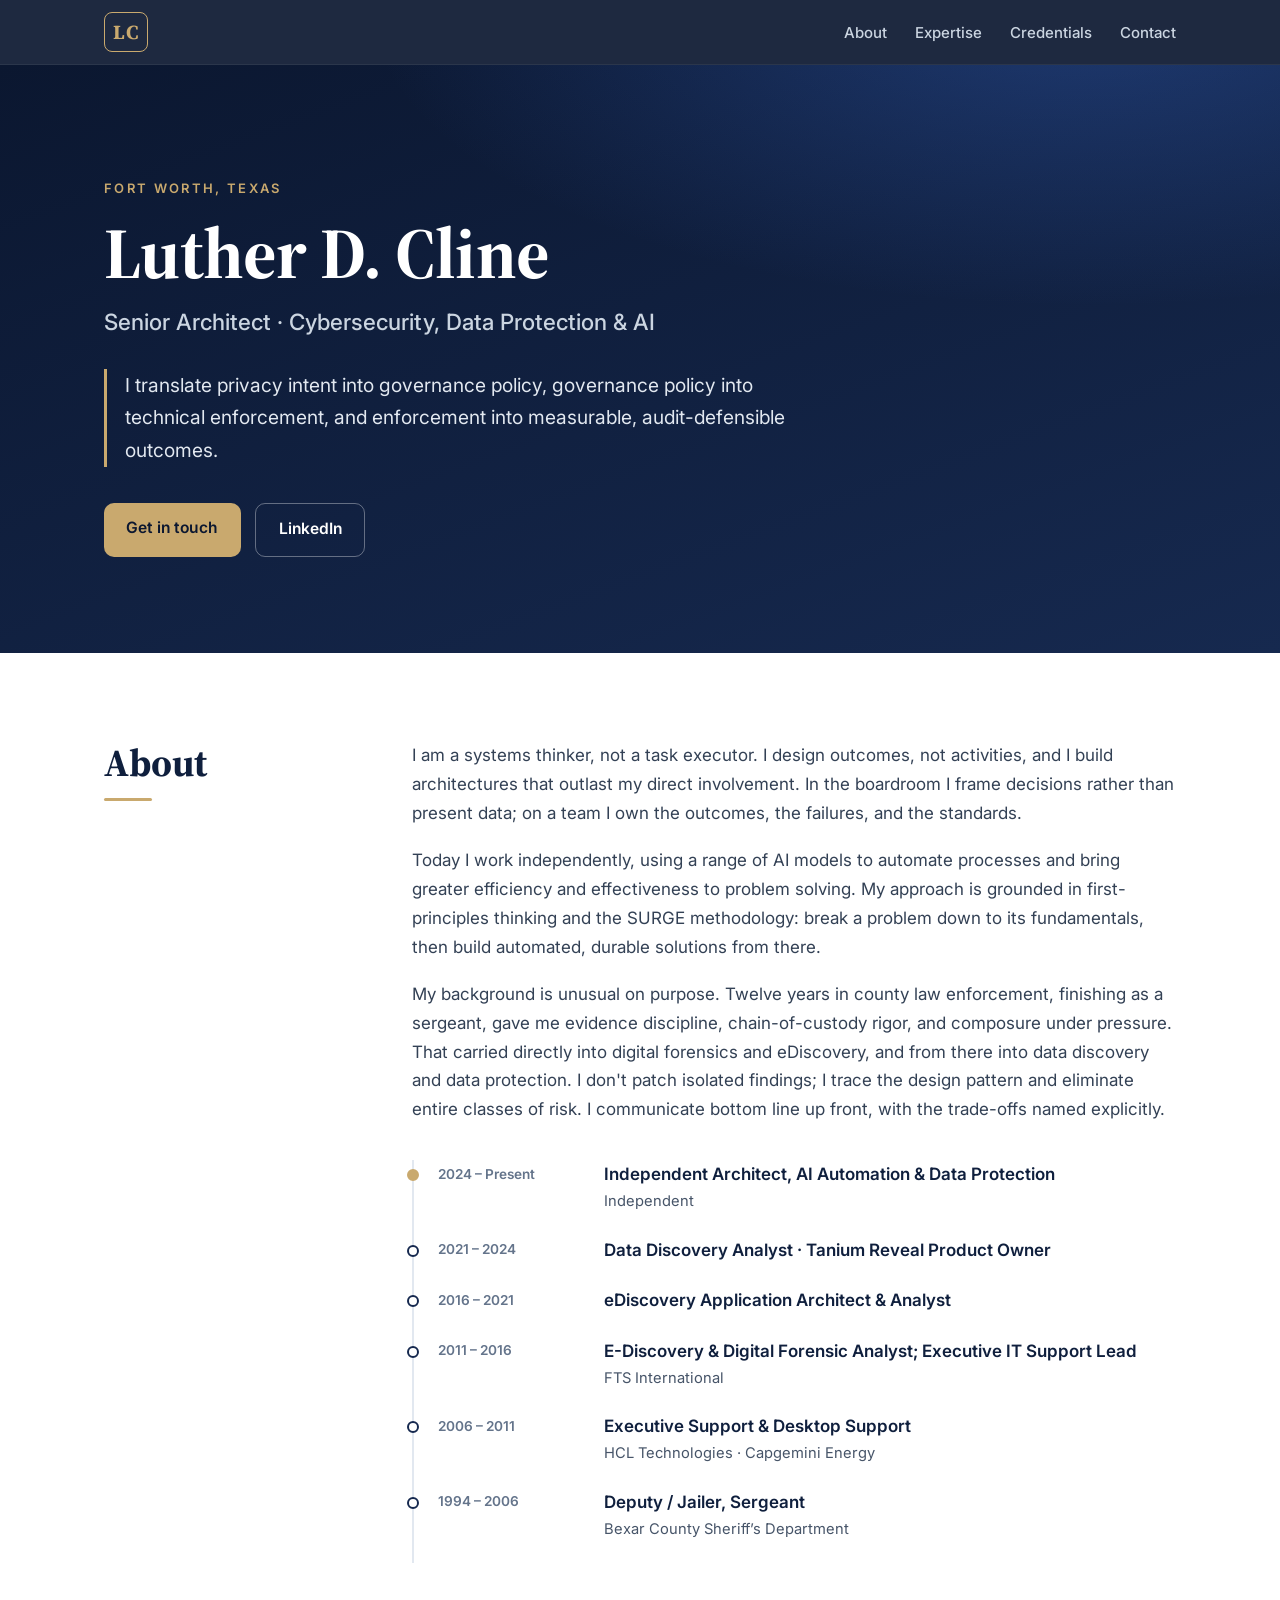
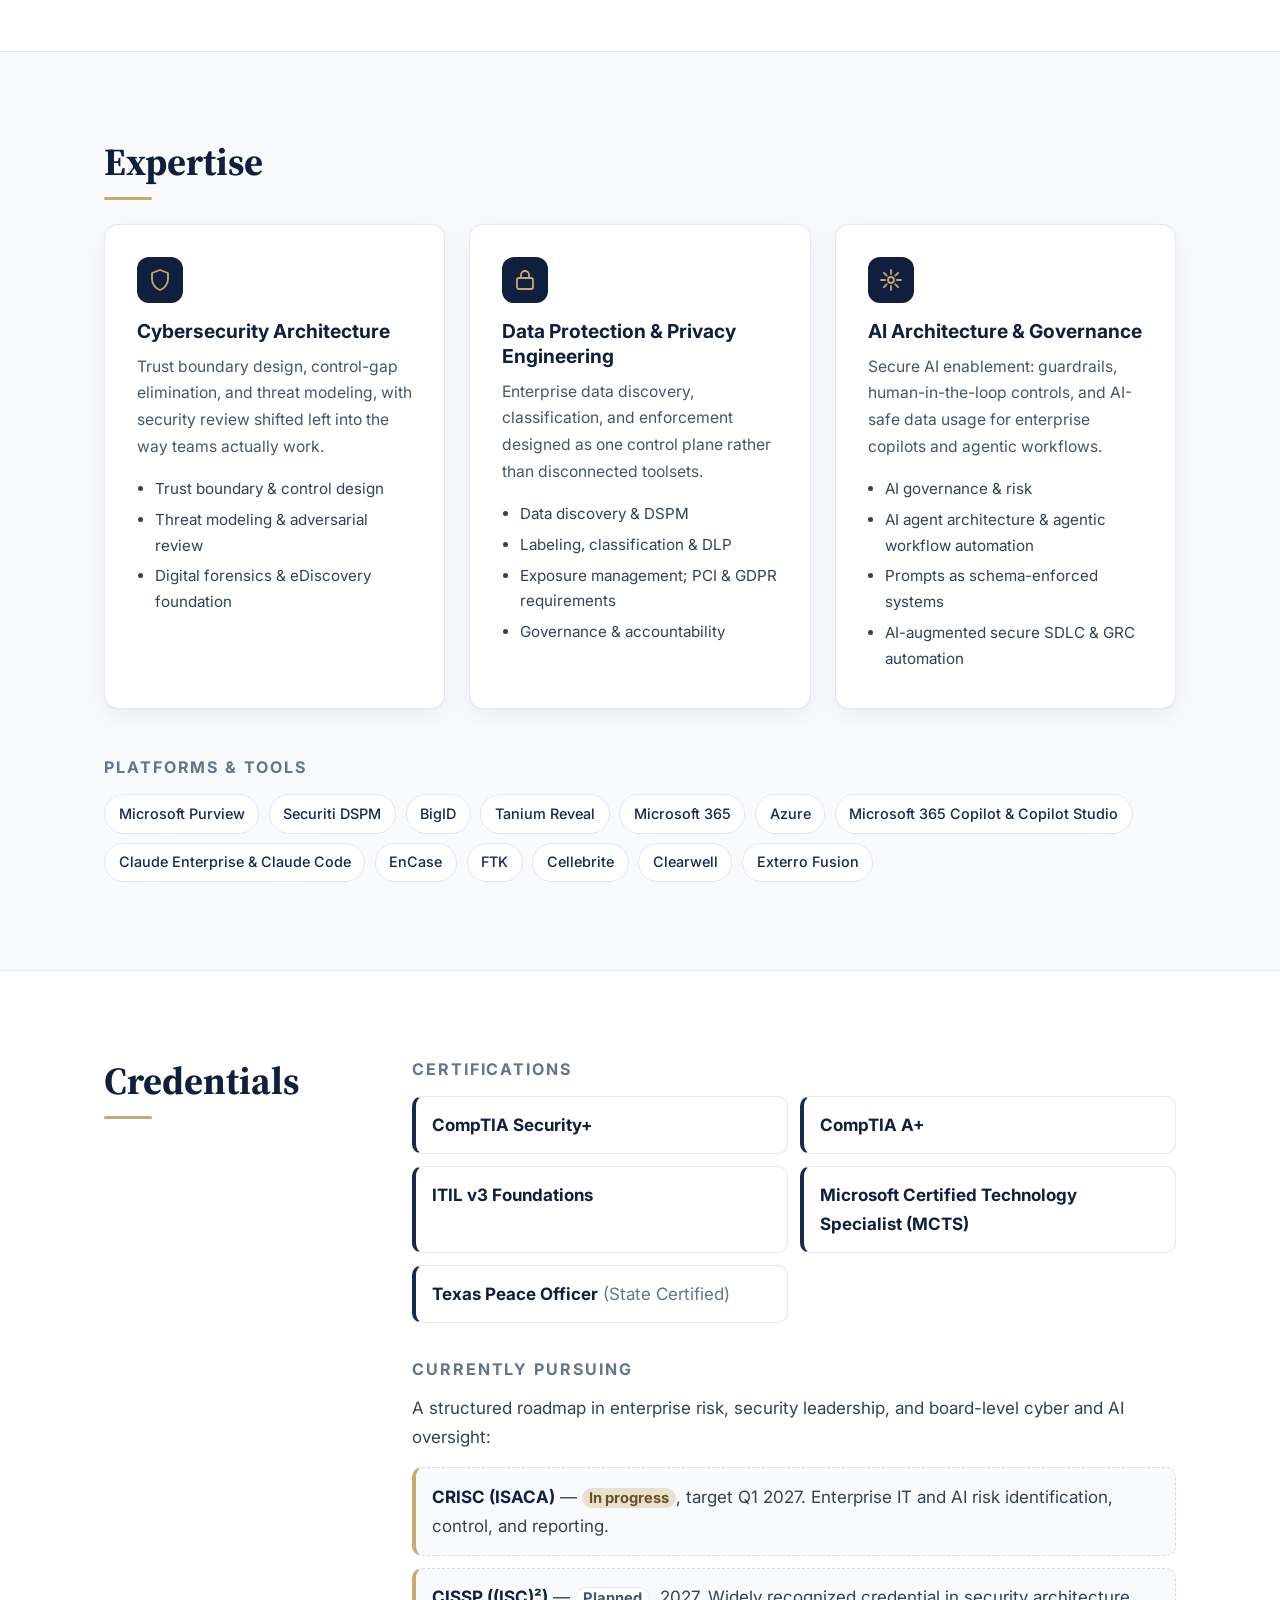
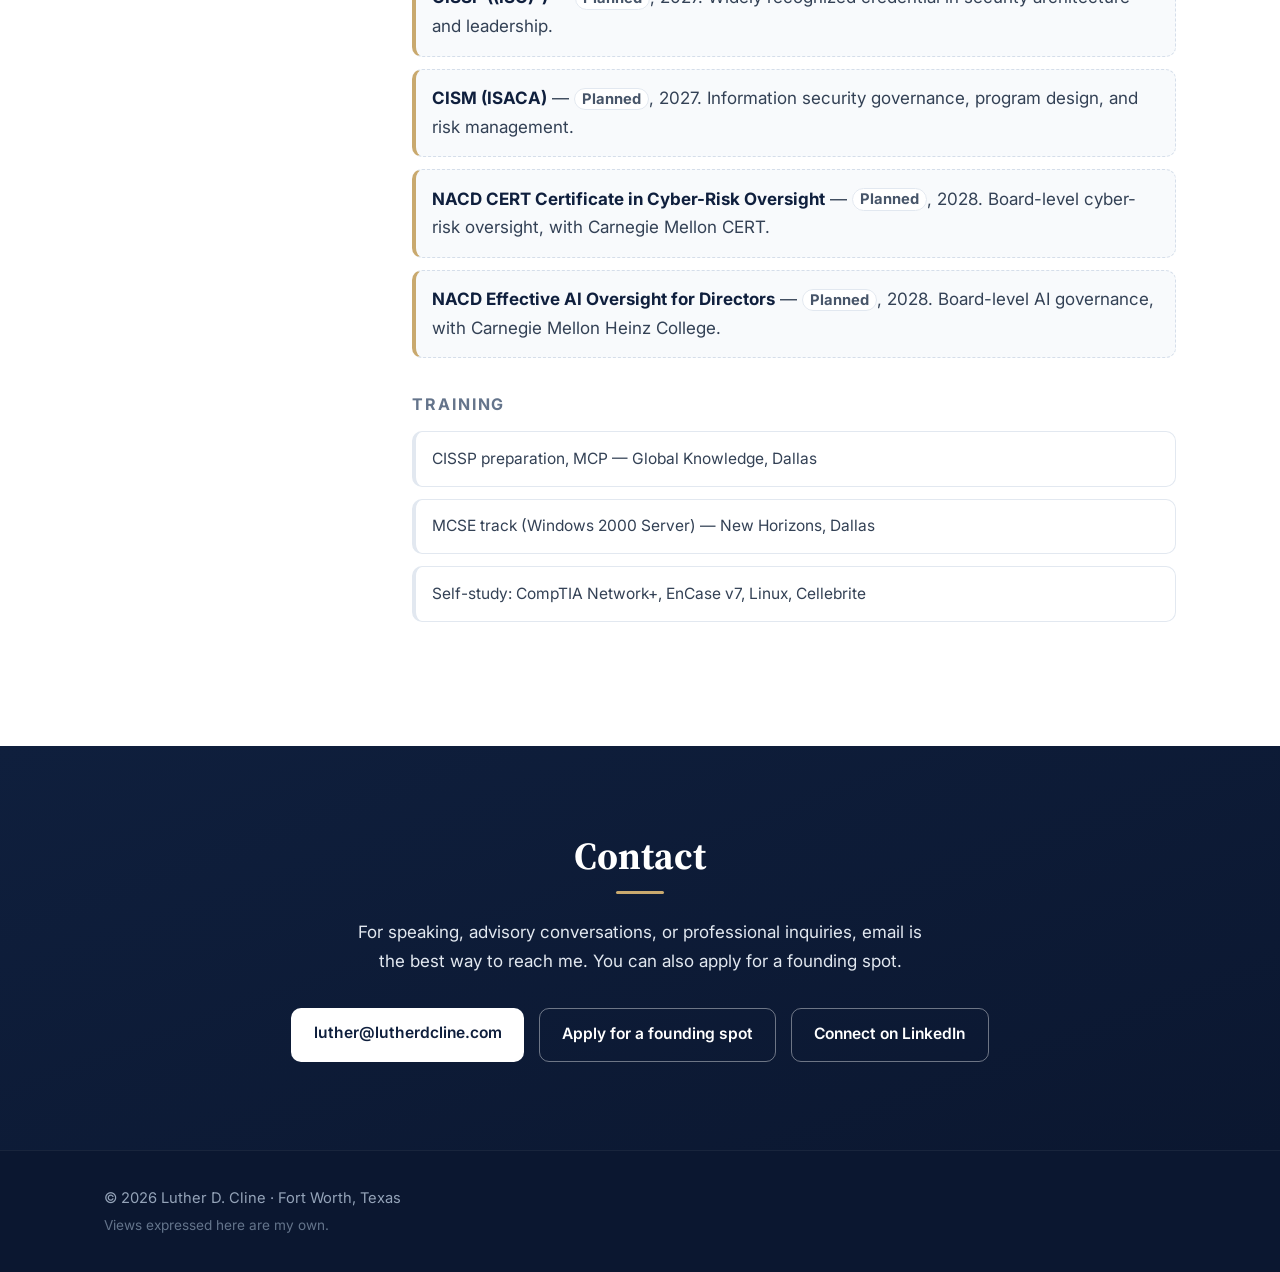
<file: index.html>
<!DOCTYPE html>
<html lang="en">
<head>
  <!-- Google Analytics -->
  <script async src="https://www.googletagmanager.com/gtag/js?id=G-L0D5EY8HG0"></script>
  <script>
    window.dataLayer = window.dataLayer || [];
    function gtag(){dataLayer.push(arguments);}
    gtag('js', new Date());
    gtag('config', 'G-L0D5EY8HG0', { allow_google_signals: false, allow_ad_personalization_signals: false });
  </script>
  <meta charset="utf-8">
  <meta name="viewport" content="width=device-width, initial-scale=1">
  <title>Luther D. Cline | Senior Architect, Cybersecurity, Data Protection &amp; AI</title>
  <meta name="description" content="Luther D. Cline is an independent architect in Fort Worth, Texas, applying AI models, first-principles thinking, and the SURGE methodology to process automation, data protection architecture, and secure AI enablement.">
  <meta name="author" content="Luther D. Cline">
  <link rel="canonical" href="https://lutherdcline.com/">
  <meta name="theme-color" content="#0f1f3d">

  <meta property="og:type" content="profile">
  <meta property="og:title" content="Luther D. Cline | Senior Architect, Cybersecurity, Data Protection &amp; AI">
  <meta property="og:description" content="Data protection architecture, data discovery and classification, and secure AI enablement. Fort Worth, Texas.">
  <meta property="og:url" content="https://lutherdcline.com/">
  <meta property="og:site_name" content="Luther D. Cline">
  <meta property="profile:first_name" content="Luther">
  <meta property="profile:last_name" content="Cline">
  <!-- [ADD: og:image, e.g. https://lutherdcline.com/og-image.png (1200x630 headshot or title card)] -->
  <meta name="twitter:card" content="summary">
  <meta name="twitter:title" content="Luther D. Cline | Senior Architect, Cybersecurity, Data Protection &amp; AI">
  <meta name="twitter:description" content="Data protection architecture, data discovery and classification, and secure AI enablement.">

  <link rel="icon" href="favicon.svg" type="image/svg+xml">
  <link rel="icon" href="favicon.png" type="image/png" sizes="32x32">
  <link rel="apple-touch-icon" href="apple-touch-icon.png">

  <link rel="preconnect" href="https://fonts.googleapis.com">
  <link rel="preconnect" href="https://fonts.gstatic.com" crossorigin>
  <link href="https://fonts.googleapis.com/css2?family=Inter:wght@400;500;600&family=Source+Serif+4:opsz,wght@8..60,600;8..60,700&display=swap" rel="stylesheet">
  <link rel="stylesheet" href="styles.css">

  <script type="application/ld+json">
  {
    "@context": "https://schema.org",
    "@type": "Person",
    "name": "Luther D. Cline",
    "jobTitle": "Independent Architect, AI Automation & Data Protection",
    "address": {"@type": "PostalAddress", "addressLocality": "Fort Worth", "addressRegion": "TX", "addressCountry": "US"},
    "url": "https://lutherdcline.com/",
    "email": "mailto:luther@lutherdcline.com",
    "sameAs": ["https://www.linkedin.com/in/lutherdcline"]
  }
  </script>
</head>
<body>
  <a class="skip-link" href="#main">Skip to content</a>

  <header class="site-header">
    <div class="container nav">
      <a class="brand" href="#top" aria-label="Luther D. Cline, home">LC</a>
      <nav aria-label="Primary">
        <ul>
          <li><a href="#about">About</a></li>
          <li><a href="#expertise">Expertise</a></li>
          <li><a href="#credentials">Credentials</a></li>
          <li><a href="#contact">Contact</a></li>
        </ul>
      </nav>
    </div>
  </header>

  <main id="main">
    <section class="hero" id="top">
      <div class="container">
        <p class="eyebrow">Fort Worth, Texas</p>
        <h1>Luther D. Cline</h1>
        <p class="title">Senior Architect &middot; Cybersecurity, Data Protection &amp; AI</p>
        <p class="lede">I translate privacy intent into governance policy, governance policy into technical enforcement, and enforcement into measurable, audit-defensible outcomes.</p>
        <div class="cta">
          <a class="btn btn-primary" href="mailto:luther@lutherdcline.com">Get in touch</a>
          <a class="btn btn-ghost" href="https://www.linkedin.com/in/lutherdcline" rel="noopener">LinkedIn</a>
        </div>
      </div>
    </section>

    <section id="about" class="section" aria-labelledby="about-h">
      <div class="container two-col">
        <div>
          <h2 id="about-h">About</h2>
        </div>
        <div class="prose">
          <p>I am a systems thinker, not a task executor. I design outcomes, not activities, and I build architectures that outlast my direct involvement. In the boardroom I frame decisions rather than present data; on a team I own the outcomes, the failures, and the standards.</p>
          <p>Today I work independently, using a range of AI models to automate processes and bring greater efficiency and effectiveness to problem solving. My approach is grounded in first-principles thinking and the SURGE methodology: break a problem down to its fundamentals, then build automated, durable solutions from there.</p>
          <p>My background is unusual on purpose. Twelve years in county law enforcement, finishing as a sergeant, gave me evidence discipline, chain-of-custody rigor, and composure under pressure. That carried directly into digital forensics and eDiscovery, and from there into data discovery and data protection. I don't patch isolated findings; I trace the design pattern and eliminate entire classes of risk. I communicate bottom line up front, with the trade-offs named explicitly.</p>

          <ol class="timeline" aria-label="Career path">
            <li><span class="yr">2024 &ndash; Present</span><span class="role">Independent Architect, AI Automation &amp; Data Protection</span><span class="org">Independent</span></li>
            <li><span class="yr">2021 &ndash; 2024</span><span class="role">Data Discovery Analyst &middot; Tanium Reveal Product Owner</span></li>
            <li><span class="yr">2016 &ndash; 2021</span><span class="role">eDiscovery Application Architect &amp; Analyst</span></li>
            <li><span class="yr">2011 &ndash; 2016</span><span class="role">E-Discovery &amp; Digital Forensic Analyst; Executive IT Support Lead</span><span class="org">FTS International</span></li>
            <li><span class="yr">2006 &ndash; 2011</span><span class="role">Executive Support &amp; Desktop Support</span><span class="org">HCL Technologies &middot; Capgemini Energy</span></li>
            <li><span class="yr">1994 &ndash; 2006</span><span class="role">Deputy / Jailer, Sergeant</span><span class="org">Bexar County Sheriff&rsquo;s Department</span></li>
          </ol>
        </div>
      </div>
    </section>

    <section id="expertise" class="section alt" aria-labelledby="exp-h">
      <div class="container">
        <h2 id="exp-h">Expertise</h2>
        <div class="cards">
          <article class="card">
            <div class="icon" aria-hidden="true">
              <svg viewBox="0 0 24 24"><path d="M12 2 4 5v6c0 5 3.4 9.4 8 11 4.6-1.6 8-6 8-11V5l-8-3z"/></svg>
            </div>
            <h3>Cybersecurity Architecture</h3>
            <p>Trust boundary design, control-gap elimination, and threat modeling, with security review shifted left into the way teams actually work.</p>
            <ul>
              <li>Trust boundary &amp; control design</li>
              <li>Threat modeling &amp; adversarial review</li>
              <li>Digital forensics &amp; eDiscovery foundation</li>
            </ul>
          </article>
          <article class="card">
            <div class="icon" aria-hidden="true">
              <svg viewBox="0 0 24 24"><rect x="4" y="10" width="16" height="11" rx="2"/><path d="M8 10V7a4 4 0 0 1 8 0v3"/></svg>
            </div>
            <h3>Data Protection &amp; Privacy Engineering</h3>
            <p>Enterprise data discovery, classification, and enforcement designed as one control plane rather than disconnected toolsets.</p>
            <ul>
              <li>Data discovery &amp; DSPM</li>
              <li>Labeling, classification &amp; DLP</li>
              <li>Exposure management; PCI &amp; GDPR requirements</li>
              <li>Governance &amp; accountability</li>
            </ul>
          </article>
          <article class="card">
            <div class="icon" aria-hidden="true">
              <svg viewBox="0 0 24 24"><circle cx="12" cy="12" r="3"/><path d="M12 2v4M12 18v4M2 12h4M18 12h4M4.9 4.9l2.8 2.8M16.3 16.3l2.8 2.8M4.9 19.1l2.8-2.8M16.3 7.7l2.8-2.8"/></svg>
            </div>
            <h3>AI Architecture &amp; Governance</h3>
            <p>Secure AI enablement: guardrails, human-in-the-loop controls, and AI-safe data usage for enterprise copilots and agentic workflows.</p>
            <ul>
              <li>AI governance &amp; risk</li>
              <li>AI agent architecture &amp; agentic workflow automation</li>
              <li>Prompts as schema-enforced systems</li>
              <li>AI-augmented secure SDLC &amp; GRC automation</li>
            </ul>
          </article>
        </div>
        <div class="platforms">
          <h3>Platforms &amp; tools</h3>
          <ul class="tags">
            <li>Microsoft Purview</li><li>Securiti DSPM</li><li>BigID</li><li>Tanium Reveal</li><li>Microsoft 365</li><li>Azure</li><li>Microsoft 365 Copilot &amp; Copilot Studio</li><li>Claude Enterprise &amp; Claude Code</li><li>EnCase</li><li>FTK</li><li>Cellebrite</li><li>Clearwell</li><li>Exterro Fusion</li>
          </ul>
        </div>
      </div>
    </section>

    <section id="credentials" class="section" aria-labelledby="cred-h">
      <div class="container two-col">
        <div>
          <h2 id="cred-h">Credentials</h2>
        </div>
        <div>
          <h3 class="sub">Certifications</h3>
          <ul class="cred-list">
            <li><strong>CompTIA Security+</strong></li>
            <li><strong>CompTIA A+</strong></li>
            <li><strong>ITIL v3 Foundations</strong></li>
            <li><strong>Microsoft Certified Technology Specialist (MCTS)</strong></li>
            <li><strong>Texas Peace Officer</strong> <span class="muted">(State Certified)</span></li>
          </ul>
          <!-- [ADD: certification years / credential IDs or verification links (e.g. Credly) if you want them shown] -->
          <h3 class="sub">Currently pursuing</h3>
          <p class="pursue-intro">A structured roadmap in enterprise risk, security leadership, and board-level cyber and AI oversight:</p>
          <ul class="pursue-list">
            <li><strong>CRISC (ISACA)</strong> &mdash; <span class="status status-progress">In progress</span>, target Q1 2027. Enterprise IT and AI risk identification, control, and reporting.</li>
            <li><strong>CISSP ((ISC)&sup2;)</strong> &mdash; <span class="status status-planned">Planned</span>, 2027. Widely recognized credential in security architecture and leadership.</li>
            <li><strong>CISM (ISACA)</strong> &mdash; <span class="status status-planned">Planned</span>, 2027. Information security governance, program design, and risk management.</li>
            <li><strong>NACD CERT Certificate in Cyber-Risk Oversight</strong> &mdash; <span class="status status-planned">Planned</span>, 2028. Board-level cyber-risk oversight, with Carnegie Mellon CERT.</li>
            <li><strong>NACD Effective AI Oversight for Directors</strong> &mdash; <span class="status status-planned">Planned</span>, 2028. Board-level AI governance, with Carnegie Mellon Heinz College.</li>
          </ul>
          <h3 class="sub">Training</h3>
          <ul class="cred-list compact">
            <li>CISSP preparation, MCP &mdash; Global Knowledge, Dallas</li>
            <li>MCSE track (Windows 2000 Server) &mdash; New Horizons, Dallas</li>
            <li>Self-study: CompTIA Network+, EnCase v7, Linux, Cellebrite</li>
          </ul>
        </div>
      </div>
    </section>

    <section id="contact" class="section contact" aria-labelledby="contact-h">
      <div class="container">
        <h2 id="contact-h">Contact</h2>
        <p>For speaking, advisory conversations, or professional inquiries, email is the best way to reach me. You can also apply for a founding spot.</p>
        <div class="cta">
          <a class="btn btn-light" href="mailto:luther@lutherdcline.com">luther@lutherdcline.com</a>
          <a class="btn btn-outline-light" href="https://calendar.app.google/DQtsu7BLw8Nr7i2f9" target="_blank" rel="noopener">Apply for a founding spot</a>
          <a class="btn btn-outline-light" href="https://www.linkedin.com/in/lutherdcline" rel="noopener">Connect on LinkedIn</a>
        </div>
      </div>
    </section>
  </main>

  <footer class="site-footer">
    <div class="container">
      <p>&copy; 2026 Luther D. Cline &middot; Fort Worth, Texas</p>
      <p class="muted small">Views expressed here are my own.</p>
    </div>
  </footer>
</body>
</html>
</file>
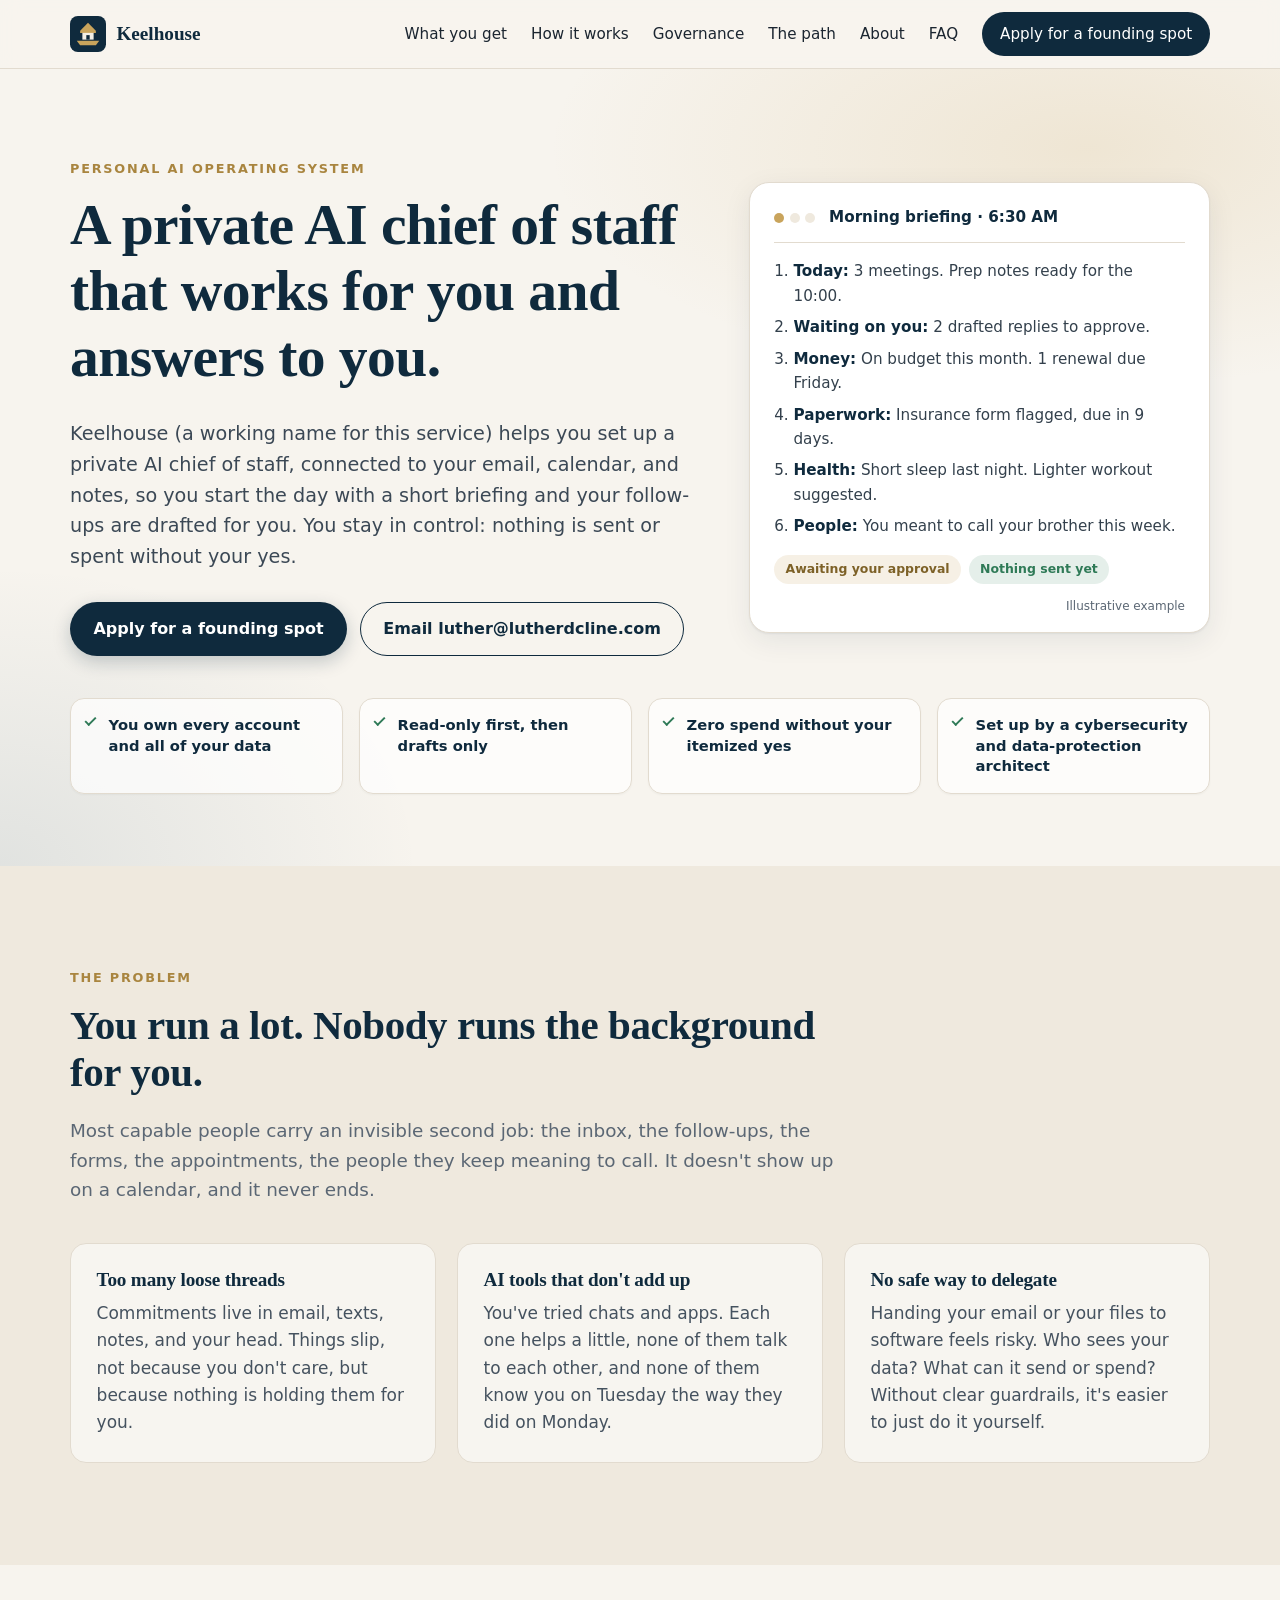
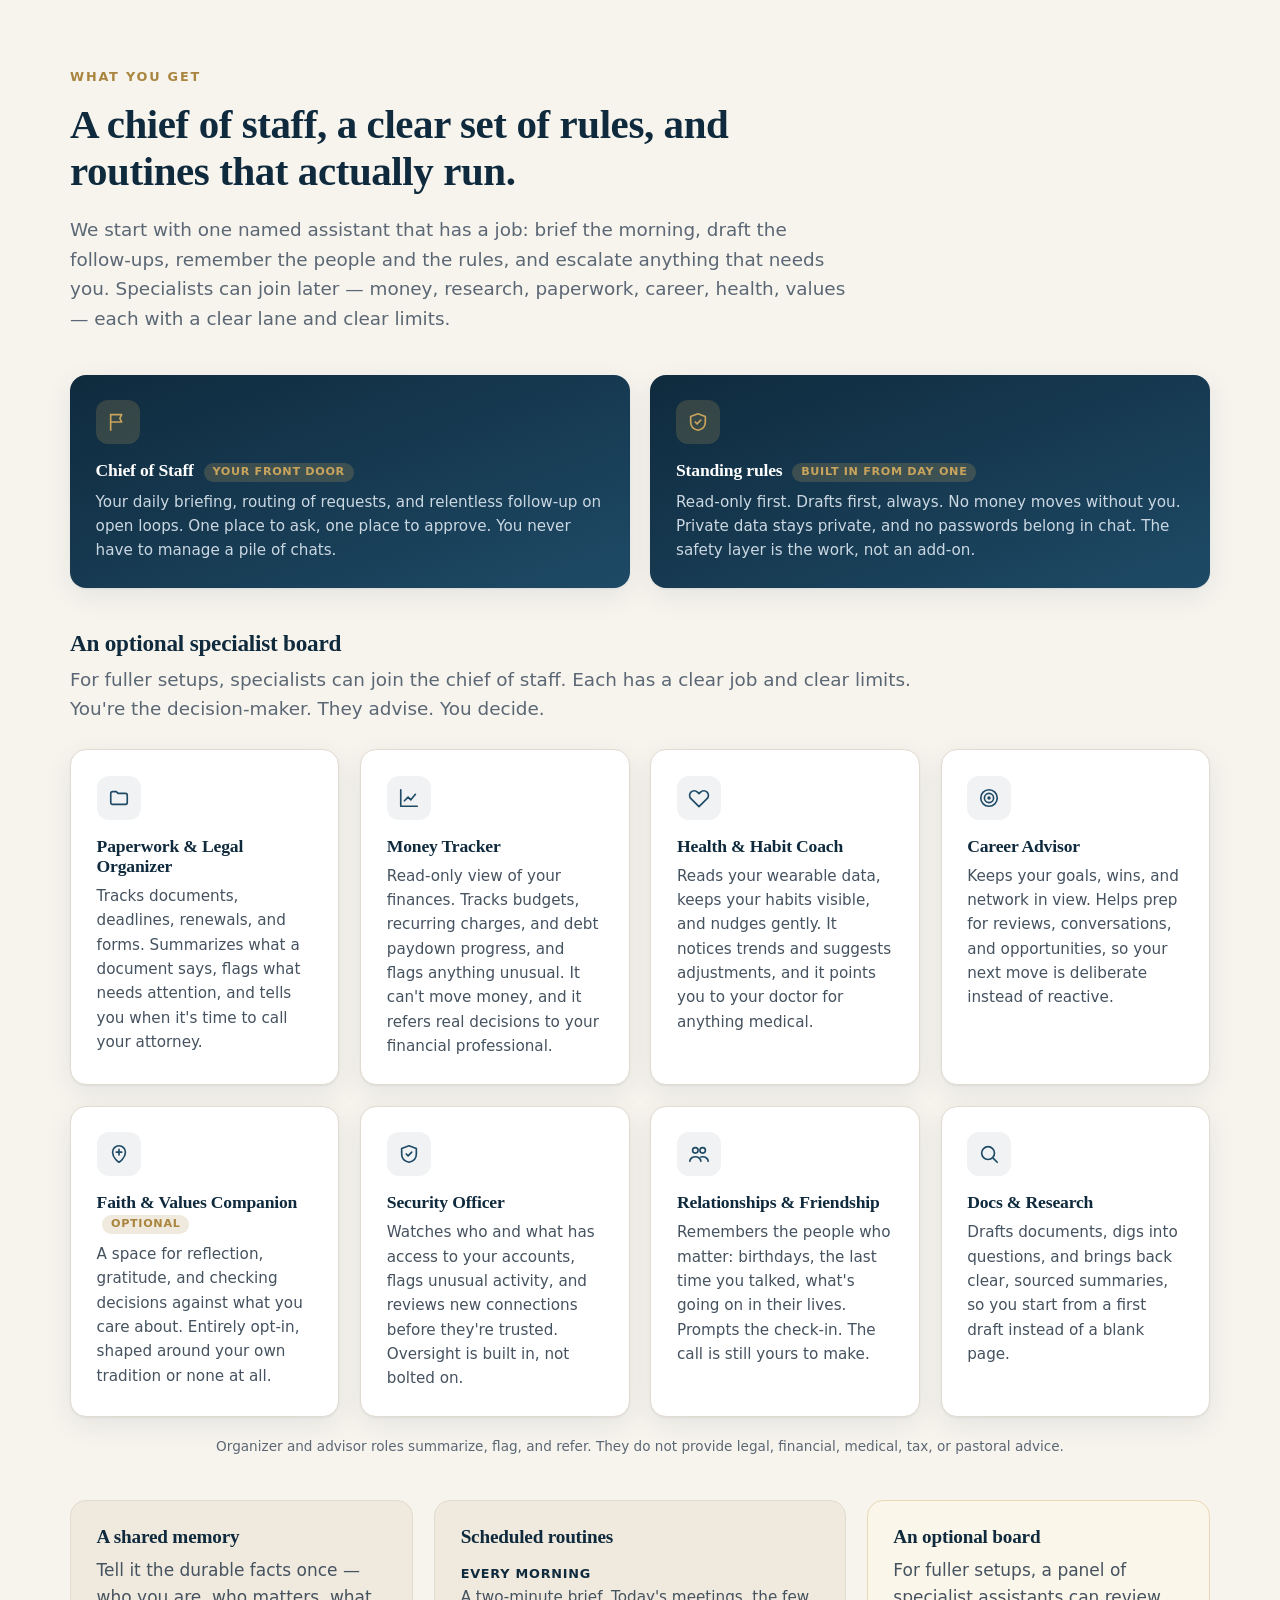
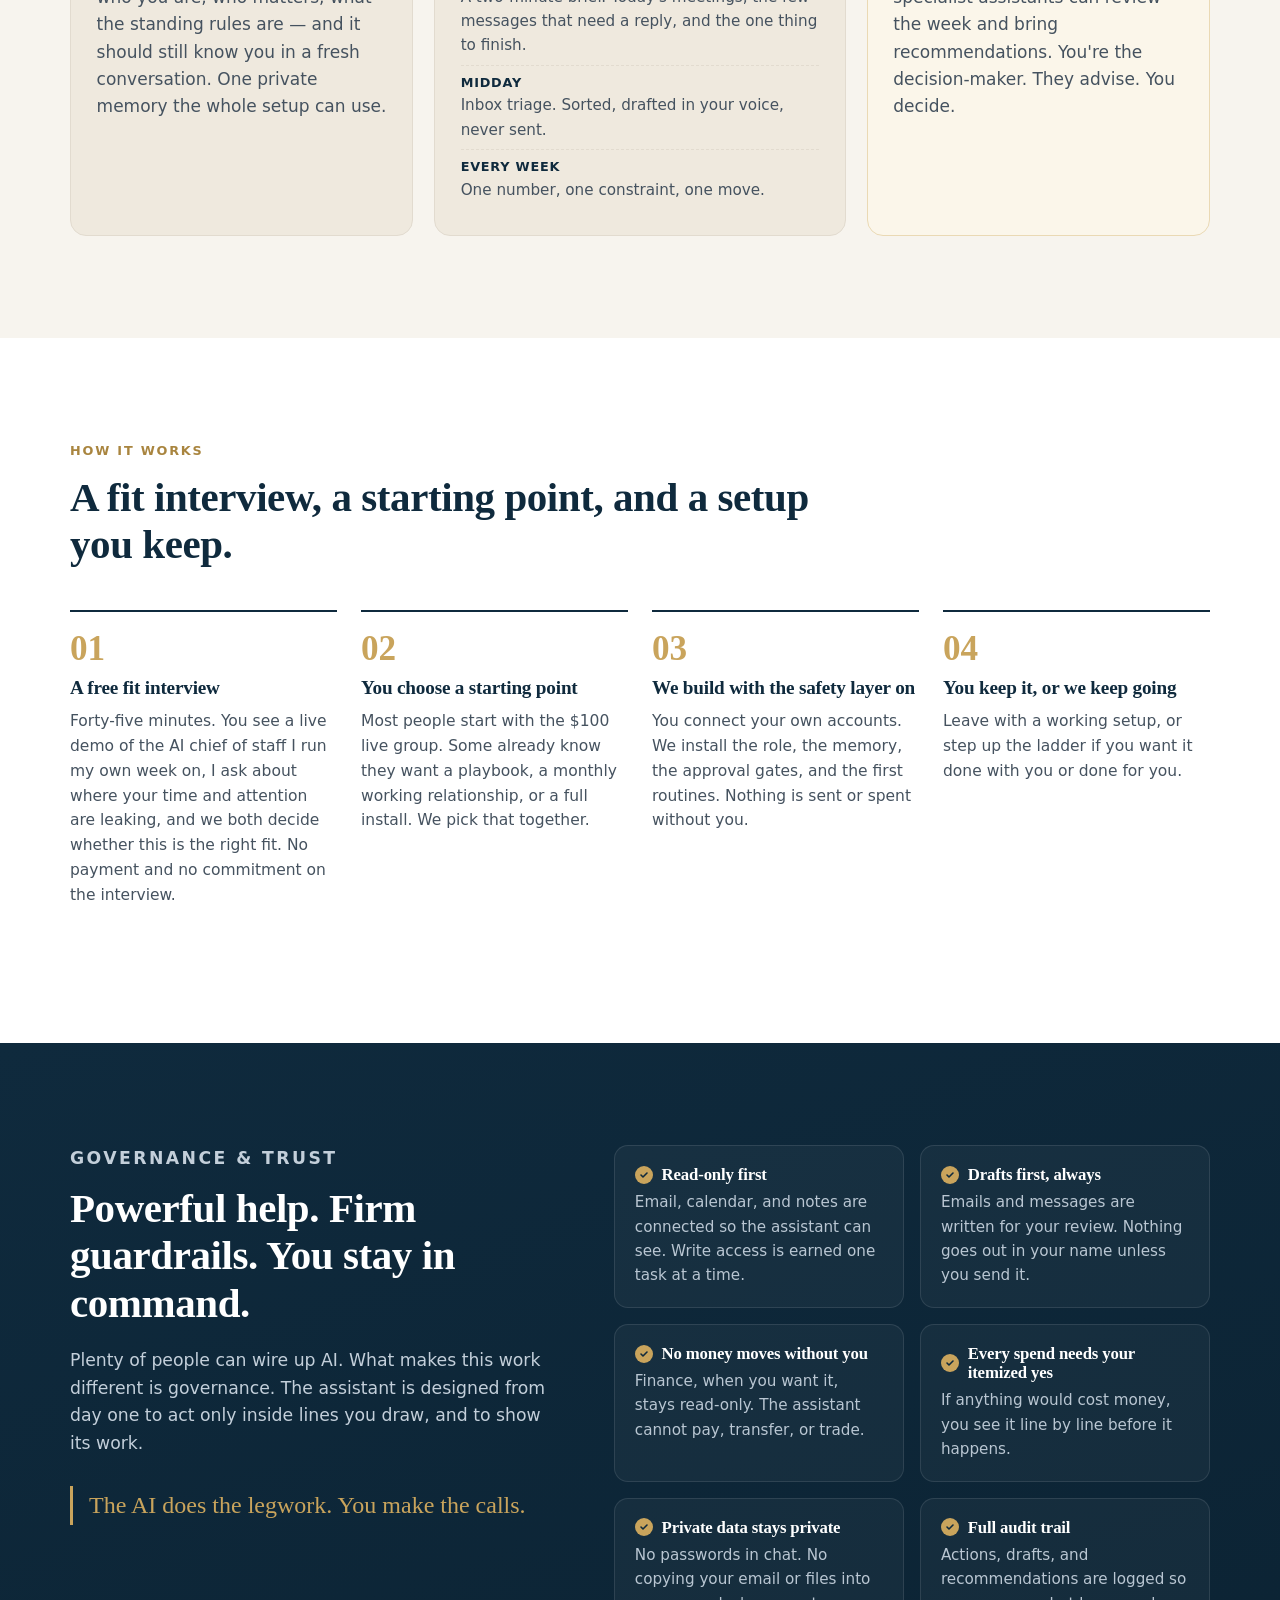
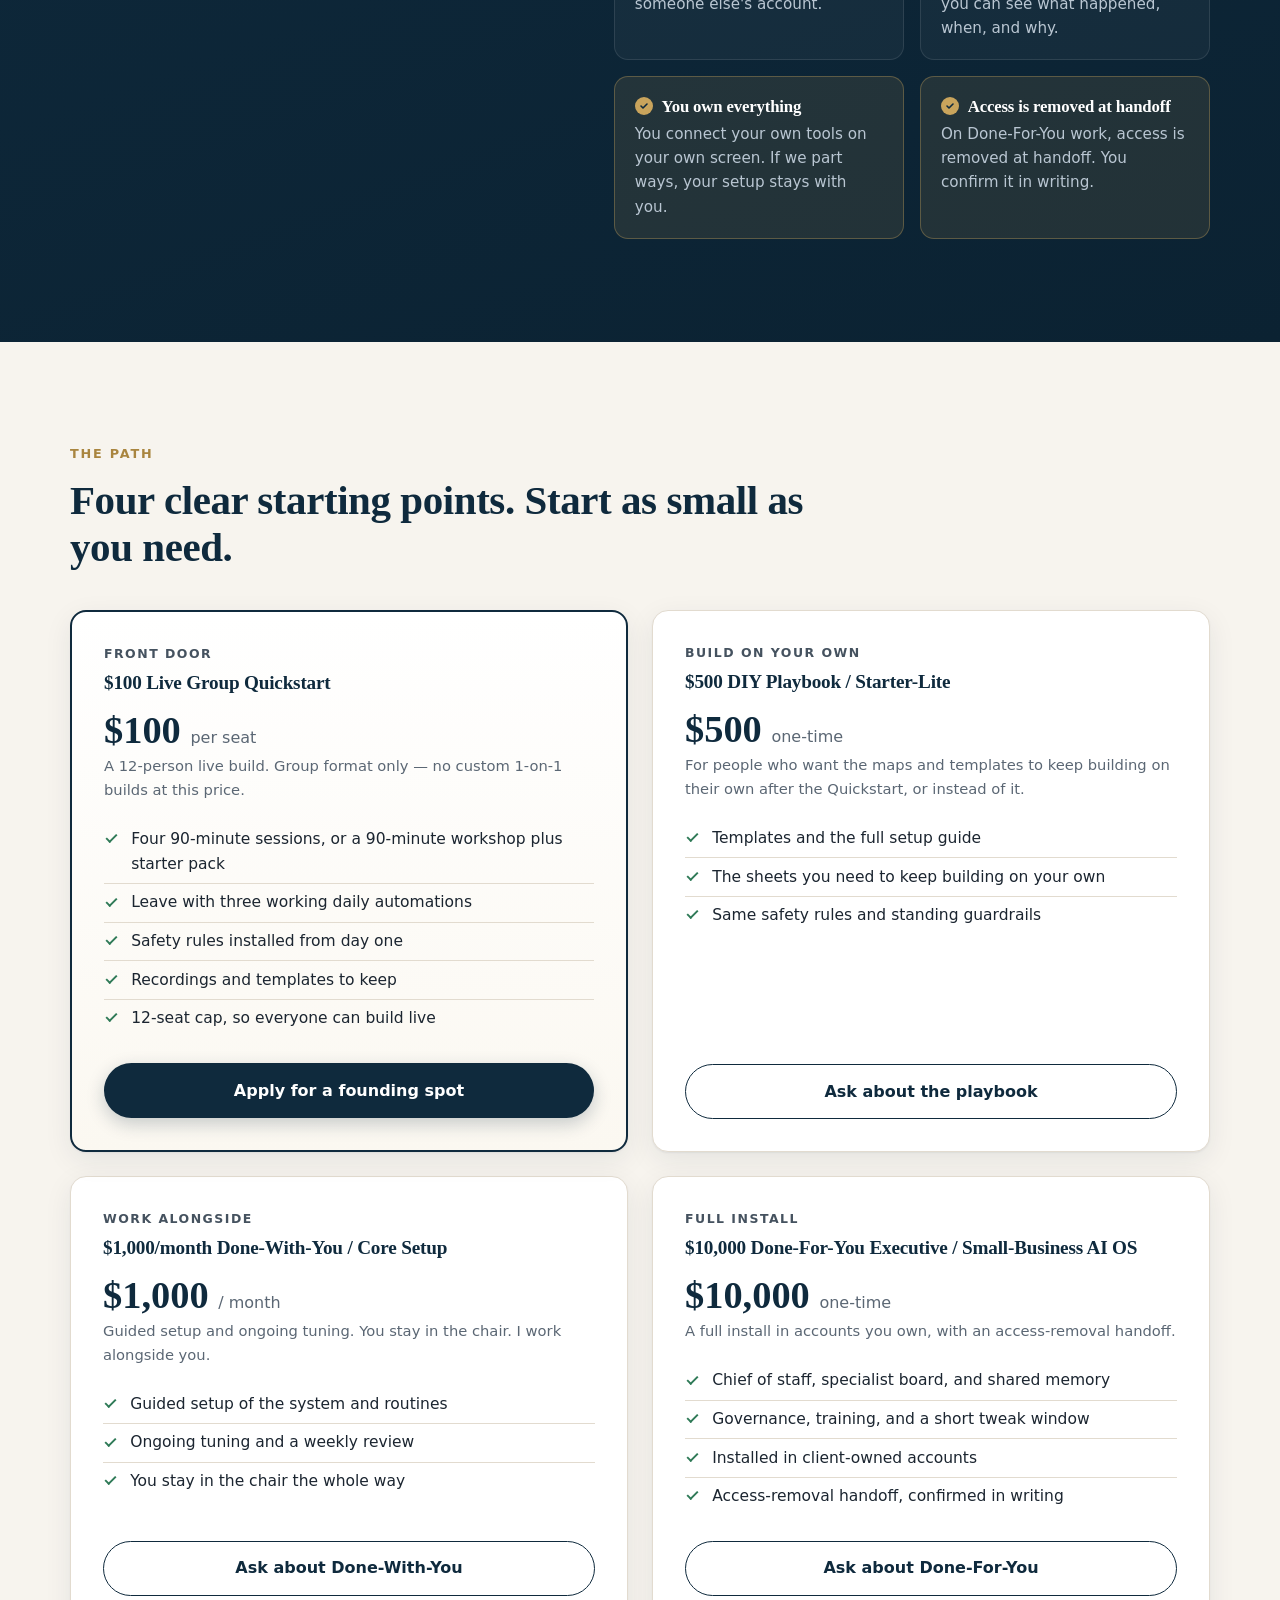
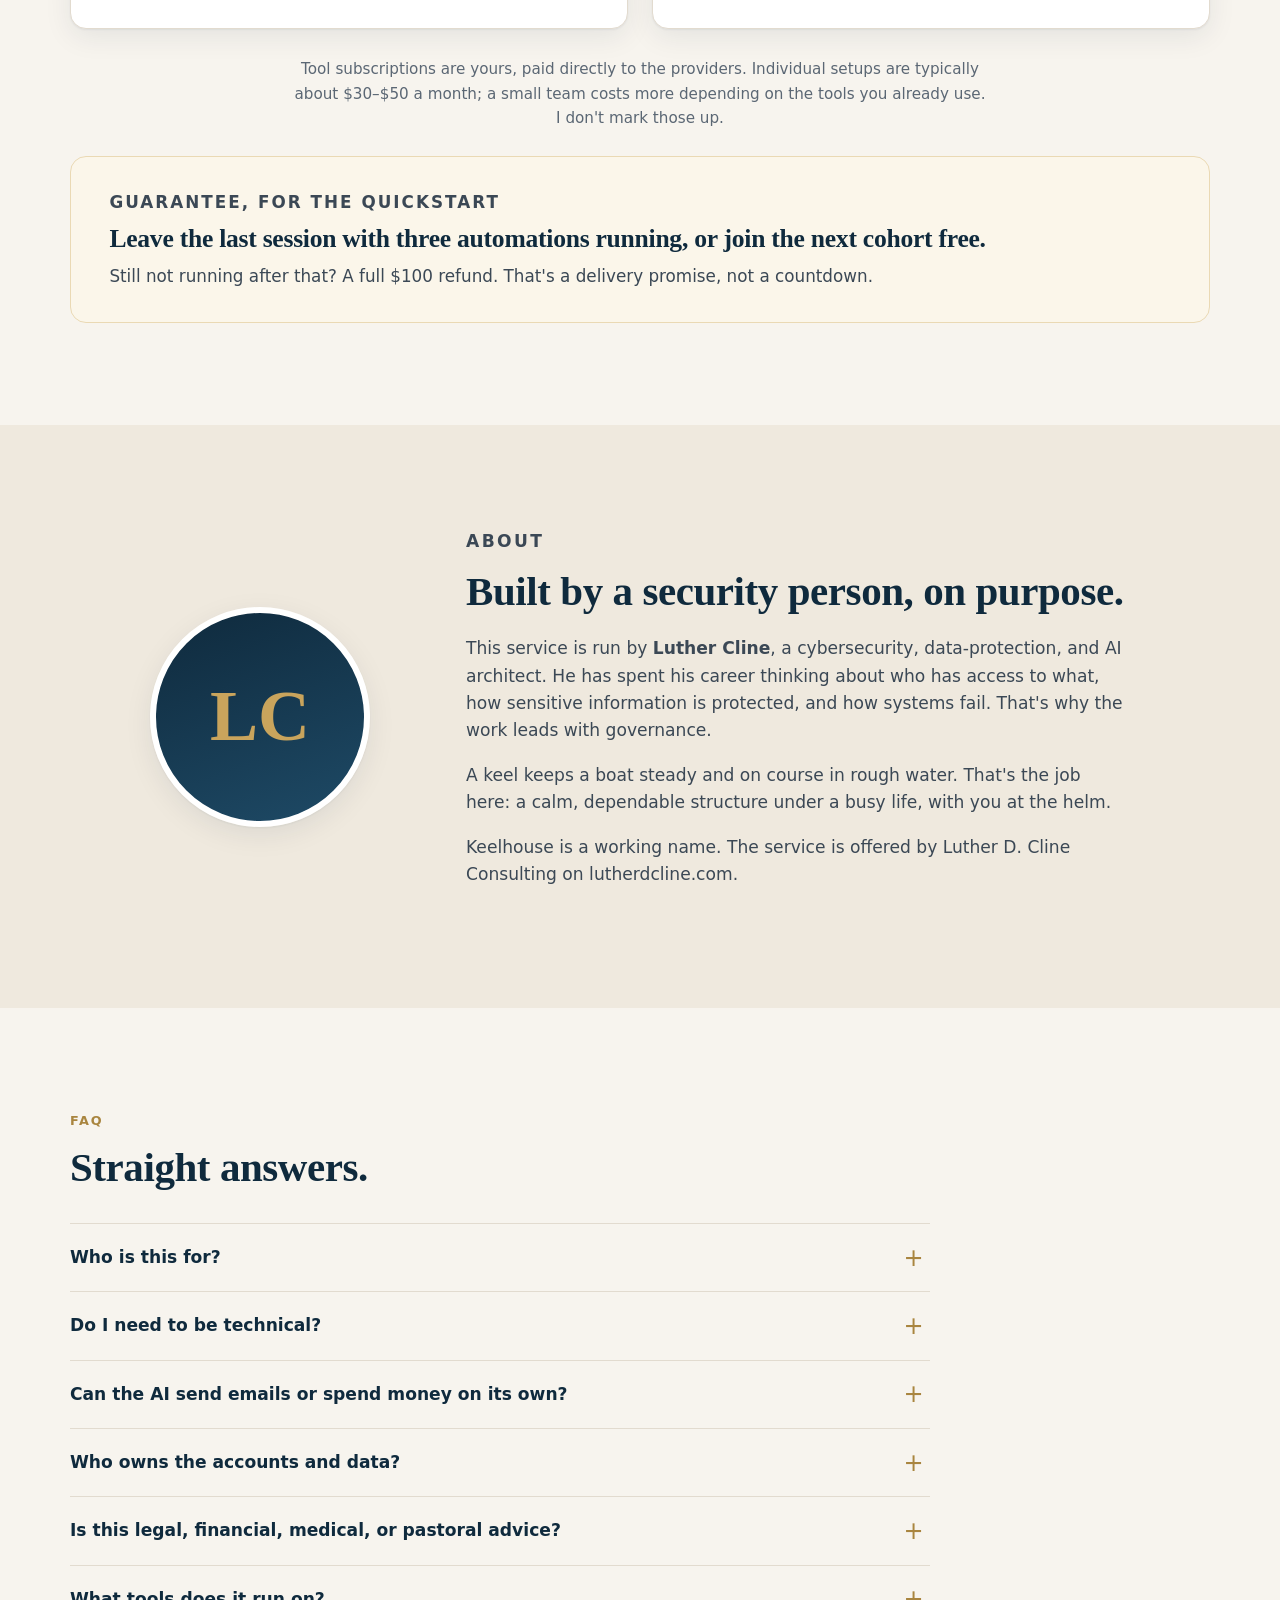
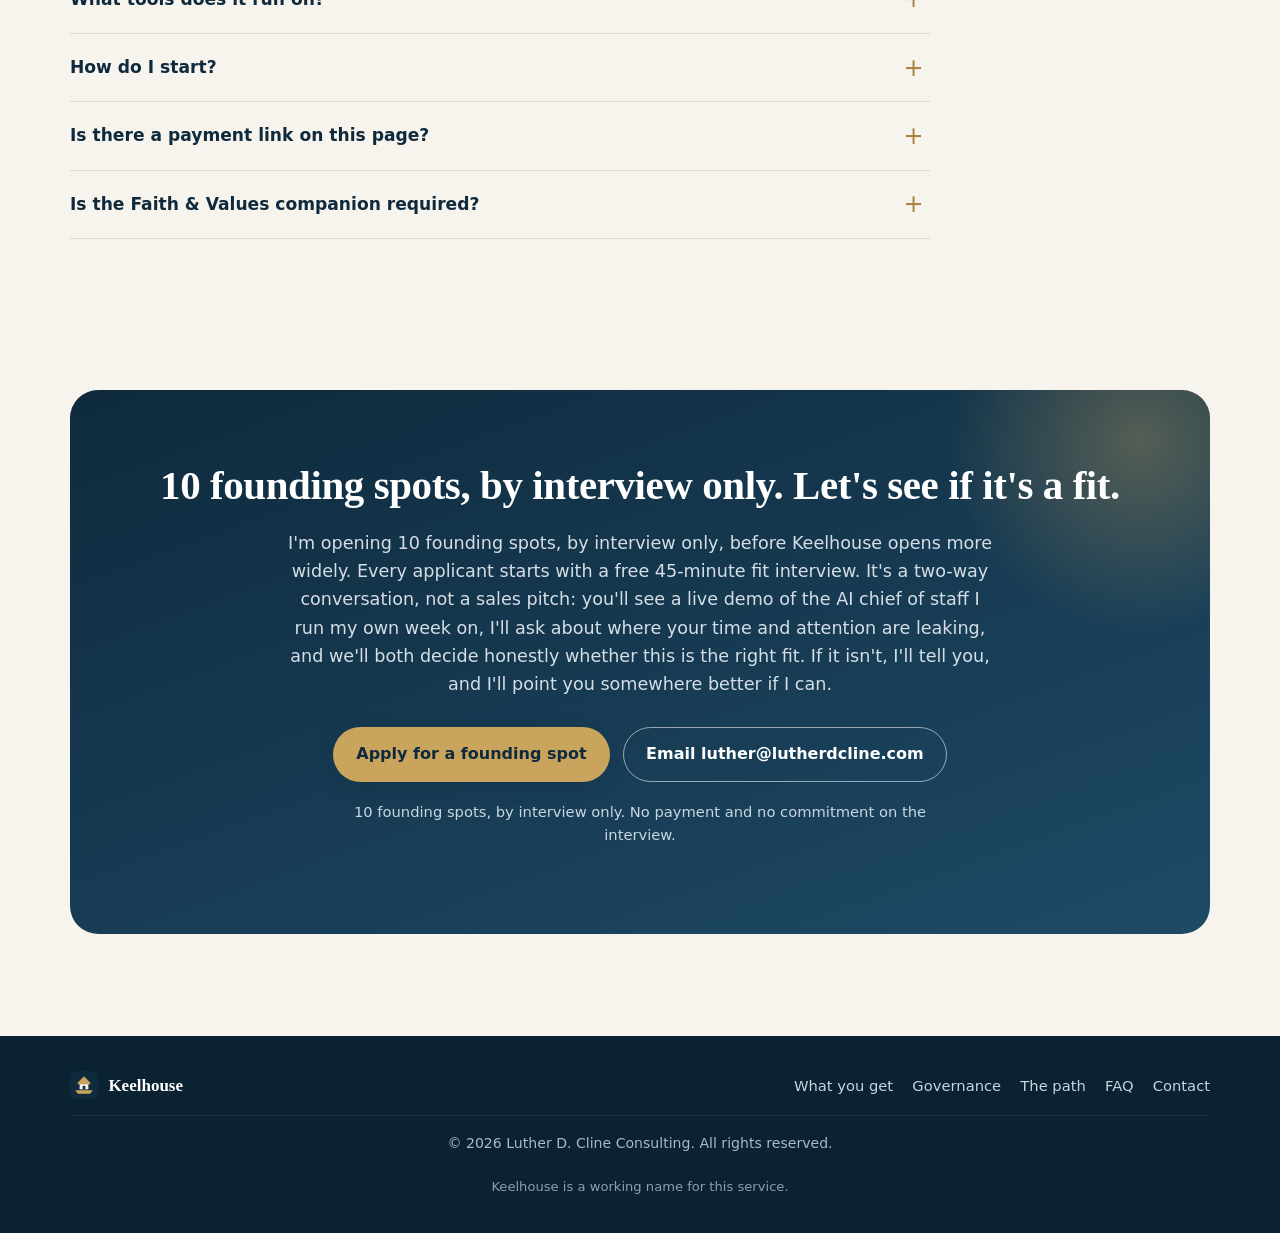
<file: keelhouse/index.html>
<!doctype html>
<html lang="en">
<head>
  <meta charset="utf-8">
  <meta name="viewport" content="width=device-width, initial-scale=1">
  <title>Keelhouse | A Private AI Chief of Staff You Own and Govern</title>
  <meta name="description" content="Keelhouse helps you set up a private AI chief of staff, connected to your email, calendar, and notes, so you start the day with a short briefing and your follow-ups are drafted for you. You stay in control: nothing is sent or spent without your yes.">
  <meta name="author" content="Luther D. Cline">
  <link rel="canonical" href="https://lutherdcline.com/keelhouse/">
  <meta property="og:type" content="website">
  <meta property="og:title" content="Keelhouse | A Private AI Chief of Staff You Own and Govern">
  <meta property="og:description" content="A private AI chief of staff you own. Read-only first, drafts first always, and zero spend without your itemized yes.">
  <meta property="og:url" content="https://lutherdcline.com/keelhouse/">
  <meta property="og:site_name" content="Keelhouse">
  <meta name="twitter:card" content="summary">
  <meta name="twitter:title" content="Keelhouse | A Private AI Chief of Staff You Own and Govern">
  <meta name="twitter:description" content="A private AI chief of staff you own. Read-only first, drafts first always, and zero spend without your itemized yes.">
  <link rel="icon" href="assets/favicon.svg" type="image/svg+xml">
  <link rel="stylesheet" href="styles.css">
</head>
<body>
  <a class="skip-link" href="#main">Skip to content</a>

  <header class="site-header">
    <div class="container header-inner">
      <a class="brand" href="#top" aria-label="Keelhouse home">
        <img src="assets/logo.svg" alt="" width="36" height="36">
        <span class="brand-name">Keelhouse</span>
      </a>
      <button class="nav-toggle" aria-expanded="false" aria-controls="site-nav">
        <span class="sr-only">Menu</span><span class="bar"></span><span class="bar"></span><span class="bar"></span>
      </button>
      <nav id="site-nav" class="site-nav" aria-label="Primary">
        <a href="#team">What you get</a>
        <a href="#how">How it works</a>
        <a href="#governance">Governance</a>
        <a href="#offers">The path</a>
        <a href="#about">About</a>
        <a href="#faq">FAQ</a>
        <a class="btn btn-small" href="https://calendar.app.google/DQtsu7BLw8Nr7i2f9" target="_blank" rel="noopener">Apply for a founding spot</a>
      </nav>
    </div>
  </header>

  <main id="main">
    <!-- HERO -->
    <section class="hero" id="top">
      <div class="container hero-grid">
        <div class="hero-copy">
          <p class="eyebrow">Personal AI operating system</p>
          <h1>A private AI chief of staff that works for you&nbsp;and answers to you.</h1>
          <p class="lede">Keelhouse (a working name for this service) helps you set up a private AI chief of staff, connected to your email, calendar, and notes, so you start the day with a short briefing and your follow-ups are drafted for you. You stay in control: nothing is sent or spent without your yes.</p>
          <div class="hero-actions">
            <a class="btn btn-primary" href="https://calendar.app.google/DQtsu7BLw8Nr7i2f9" target="_blank" rel="noopener">Apply for a founding spot</a>
            <a class="btn btn-ghost" href="mailto:luther@lutherdcline.com?subject=Keelhouse%20fit%20interview">Email luther@lutherdcline.com</a>
          </div>
        </div>
        <aside class="hero-card" aria-label="Example morning briefing">
          <div class="hero-card-head">
            <span class="dot"></span><span class="dot"></span><span class="dot"></span>
            <span class="hero-card-title">Morning briefing &middot; 6:30 AM</span>
          </div>
          <ol class="brief">
            <li><strong>Today:</strong> 3 meetings. Prep notes ready for the 10:00.</li>
            <li><strong>Waiting on you:</strong> 2 drafted replies to approve.</li>
            <li><strong>Money:</strong> On budget this month. 1 renewal due Friday.</li>
            <li><strong>Paperwork:</strong> Insurance form flagged, due in 9 days.</li>
            <li><strong>Health:</strong> Short sleep last night. Lighter workout suggested.</li>
            <li><strong>People:</strong> You meant to call your brother this week.</li>
          </ol>
          <div class="approve-row">
            <span class="pill pill-wait">Awaiting your approval</span>
            <span class="pill pill-ok">Nothing sent yet</span>
          </div>
          <p class="hero-card-note">Illustrative example</p>
        </aside>
      </div>
      <div class="container">
        <ul class="proof-strip" aria-label="How Keelhouse stays safe">
          <li>You own every account and all of your data</li>
          <li>Read-only first, then drafts only</li>
          <li>Zero spend without your itemized yes</li>
          <li>Set up by a cybersecurity and data-protection architect</li>
        </ul>
      </div>
    </section>

    <!-- PROBLEM -->
    <section class="section problem" id="problem">
      <div class="container narrow">
        <p class="eyebrow">The problem</p>
        <h2>You run a lot. Nobody runs the background for you.</h2>
        <p class="section-lede">Most capable people carry an invisible second job: the inbox, the follow-ups, the forms, the appointments, the people they keep meaning to call. It doesn't show up on a calendar, and it never ends.</p>
      </div>
      <div class="container cards-3">
        <div class="card plain">
          <h3>Too many loose threads</h3>
          <p>Commitments live in email, texts, notes, and your head. Things slip, not because you don't care, but because nothing is holding them for you.</p>
        </div>
        <div class="card plain">
          <h3>AI tools that don't add up</h3>
          <p>You've tried chats and apps. Each one helps a little, none of them talk to each other, and none of them know you on Tuesday the way they did on Monday.</p>
        </div>
        <div class="card plain">
          <h3>No safe way to delegate</h3>
          <p>Handing your email or your files to software feels risky. Who sees your data? What can it send or spend? Without clear guardrails, it's easier to just do it yourself.</p>
        </div>
      </div>
    </section>

    <!-- WHAT YOU GET -->
    <section class="section team" id="team">
      <div class="container narrow">
        <p class="eyebrow">What you get</p>
        <h2>A chief of staff, a clear set of rules, and routines that actually run.</h2>
        <p class="section-lede">We start with one named assistant that has a job: brief the morning, draft the follow-ups, remember the people and the rules, and escalate anything that needs you. Specialists can join later &mdash; money, research, paperwork, career, health, values &mdash; each with a clear lane and clear limits.</p>
      </div>

      <div class="container">
        <div class="lead-roles">
          <article class="card role role-lead">
            <div class="role-icon" aria-hidden="true"><svg viewBox="0 0 24 24" width="22" height="22" fill="none" stroke="currentColor" stroke-width="1.8" stroke-linecap="round" stroke-linejoin="round"><path d="M4 21V4"/><path d="M4 4h12l-2 4 2 4H4"/></svg></div>
            <h3>Chief of Staff <span class="tag">Your front door</span></h3>
            <p>Your daily briefing, routing of requests, and relentless follow-up on open loops. One place to ask, one place to approve. You never have to manage a pile of chats.</p>
          </article>
          <article class="card role role-lead">
            <div class="role-icon" aria-hidden="true"><svg viewBox="0 0 24 24" width="22" height="22" fill="none" stroke="currentColor" stroke-width="1.8" stroke-linecap="round" stroke-linejoin="round"><path d="M12 3l8 3v6c0 5-3.5 8-8 9-4.5-1-8-4-8-9V6z"/><path d="M9 12l2 2 4-4"/></svg></div>
            <h3>Standing rules <span class="tag">Built in from day one</span></h3>
            <p>Read-only first. Drafts first, always. No money moves without you. Private data stays private, and no passwords belong in chat. The safety layer is the work, not an add-on.</p>
          </article>
        </div>

        <h3 class="subhead">An optional specialist board</h3>
        <p class="section-lede specialists-lede">For fuller setups, specialists can join the chief of staff. Each has a clear job and clear limits. You're the decision-maker. They advise. You decide.</p>

        <div class="roles-grid">
          <article class="card role">
            <div class="role-icon" aria-hidden="true"><svg viewBox="0 0 24 24" width="22" height="22" fill="none" stroke="currentColor" stroke-width="1.8" stroke-linecap="round" stroke-linejoin="round"><path d="M3 7a2 2 0 0 1 2-2h4l2 2h8a2 2 0 0 1 2 2v8a2 2 0 0 1-2 2H5a2 2 0 0 1-2-2z"/></svg></div>
            <h3>Paperwork &amp; Legal Organizer</h3>
            <p>Tracks documents, deadlines, renewals, and forms. Summarizes what a document says, flags what needs attention, and tells you when it's time to call your attorney.</p>
          </article>
          <article class="card role">
            <div class="role-icon" aria-hidden="true"><svg viewBox="0 0 24 24" width="22" height="22" fill="none" stroke="currentColor" stroke-width="1.8" stroke-linecap="round" stroke-linejoin="round"><path d="M3 3v18h18"/><path d="M7 15l4-4 3 3 5-6"/></svg></div>
            <h3>Money Tracker</h3>
            <p>Read-only view of your finances. Tracks budgets, recurring charges, and debt paydown progress, and flags anything unusual. It can't move money, and it refers real decisions to your financial professional.</p>
          </article>
          <article class="card role">
            <div class="role-icon" aria-hidden="true"><svg viewBox="0 0 24 24" width="22" height="22" fill="none" stroke="currentColor" stroke-width="1.8" stroke-linecap="round" stroke-linejoin="round"><path d="M20.8 5.6a5 5 0 0 0-7.1 0L12 7.3l-1.7-1.7a5 5 0 0 0-7.1 7.1L12 21.5l8.8-8.8a5 5 0 0 0 0-7.1z"/></svg></div>
            <h3>Health &amp; Habit Coach</h3>
            <p>Reads your wearable data, keeps your habits visible, and nudges gently. It notices trends and suggests adjustments, and it points you to your doctor for anything medical.</p>
          </article>
          <article class="card role">
            <div class="role-icon" aria-hidden="true"><svg viewBox="0 0 24 24" width="22" height="22" fill="none" stroke="currentColor" stroke-width="1.8" stroke-linecap="round" stroke-linejoin="round"><circle cx="12" cy="12" r="9"/><circle cx="12" cy="12" r="5"/><circle cx="12" cy="12" r="1"/></svg></div>
            <h3>Career Advisor</h3>
            <p>Keeps your goals, wins, and network in view. Helps prep for reviews, conversations, and opportunities, so your next move is deliberate instead of reactive.</p>
          </article>
          <article class="card role">
            <div class="role-icon" aria-hidden="true"><svg viewBox="0 0 24 24" width="22" height="22" fill="none" stroke="currentColor" stroke-width="1.8" stroke-linecap="round" stroke-linejoin="round"><path d="M12 21s-7-4.5-7-11a7 7 0 0 1 14 0c0 6.5-7 11-7 11z"/><path d="M12 7v6M9 10h6"/></svg></div>
            <h3>Faith &amp; Values Companion <span class="tag tag-soft">Optional</span></h3>
            <p>A space for reflection, gratitude, and checking decisions against what you care about. Entirely opt-in, shaped around your own tradition or none at all.</p>
          </article>
          <article class="card role">
            <div class="role-icon" aria-hidden="true"><svg viewBox="0 0 24 24" width="22" height="22" fill="none" stroke="currentColor" stroke-width="1.8" stroke-linecap="round" stroke-linejoin="round"><path d="M12 3l8 3v6c0 5-3.5 8-8 9-4.5-1-8-4-8-9V6z"/><path d="M9 12l2 2 4-4"/></svg></div>
            <h3>Security Officer</h3>
            <p>Watches who and what has access to your accounts, flags unusual activity, and reviews new connections before they're trusted. Oversight is built in, not bolted on.</p>
          </article>
          <article class="card role">
            <div class="role-icon" aria-hidden="true"><svg viewBox="0 0 24 24" width="22" height="22" fill="none" stroke="currentColor" stroke-width="1.8" stroke-linecap="round" stroke-linejoin="round"><circle cx="8" cy="8" r="3"/><circle cx="16" cy="8" r="3"/><path d="M2 20c0-3 3-5 6-5s6 2 6 5"/><path d="M14 15.3c.6-.2 1.3-.3 2-.3 3 0 6 2 6 5"/></svg></div>
            <h3>Relationships &amp; Friendship</h3>
            <p>Remembers the people who matter: birthdays, the last time you talked, what's going on in their lives. Prompts the check-in. The call is still yours to make.</p>
          </article>
          <article class="card role">
            <div class="role-icon" aria-hidden="true"><svg viewBox="0 0 24 24" width="22" height="22" fill="none" stroke="currentColor" stroke-width="1.8" stroke-linecap="round" stroke-linejoin="round"><circle cx="11" cy="11" r="7"/><path d="M21 21l-4.3-4.3"/></svg></div>
            <h3>Docs &amp; Research</h3>
            <p>Drafts documents, digs into questions, and brings back clear, sourced summaries, so you start from a first draft instead of a blank page.</p>
          </article>
        </div>

        <p class="fine-print">Organizer and advisor roles summarize, flag, and refer. They do not provide legal, financial, medical, tax, or pastoral advice.</p>

        <div class="system-grid">
          <div class="card system">
            <h3>A shared memory</h3>
            <p>Tell it the durable facts once &mdash; who you are, who matters, what the standing rules are &mdash; and it should still know you in a fresh conversation. One private memory the whole setup can use.</p>
          </div>
          <div class="card system">
            <h3>Scheduled routines</h3>
            <ul class="routine-list">
              <li><span>Every morning</span> A two-minute brief. Today's meetings, the few messages that need a reply, and the one thing to finish.</li>
              <li><span>Midday</span> Inbox triage. Sorted, drafted in your voice, never sent.</li>
              <li><span>Every week</span> One number, one constraint, one move.</li>
            </ul>
          </div>
          <div class="card system board">
            <h3>An optional board</h3>
            <p>For fuller setups, a panel of specialist assistants can review the week and bring recommendations. You're the decision-maker. They advise. You decide.</p>
          </div>
        </div>
      </div>
    </section>

    <!-- HOW IT WORKS -->
    <section class="section how" id="how">
      <div class="container narrow">
        <p class="eyebrow">How it works</p>
        <h2>A fit interview, a starting point, and a setup you keep.</h2>
      </div>
      <ol class="container steps">
        <li class="step">
          <span class="step-num">01</span>
          <h3>A free fit interview</h3>
          <p>Forty-five minutes. You see a live demo of the AI chief of staff I run my own week on, I ask about where your time and attention are leaking, and we both decide whether this is the right fit. No payment and no commitment on the interview.</p>
        </li>
        <li class="step">
          <span class="step-num">02</span>
          <h3>You choose a starting point</h3>
          <p>Most people start with the $100 live group. Some already know they want a playbook, a monthly working relationship, or a full install. We pick that together.</p>
        </li>
        <li class="step">
          <span class="step-num">03</span>
          <h3>We build with the safety layer on</h3>
          <p>You connect your own accounts. We install the role, the memory, the approval gates, and the first routines. Nothing is sent or spent without you.</p>
        </li>
        <li class="step">
          <span class="step-num">04</span>
          <h3>You keep it, or we keep going</h3>
          <p>Leave with a working setup, or step up the ladder if you want it done with you or done for you.</p>
        </li>
      </ol>
    </section>

    <!-- GOVERNANCE -->
    <section class="section governance" id="governance">
      <div class="container gov-grid">
        <div class="gov-intro">
          <p class="eyebrow eyebrow-light">Governance &amp; trust</p>
          <h2>Powerful help. Firm guardrails. You stay in command.</h2>
          <p>Plenty of people can wire up AI. What makes this work different is governance. The assistant is designed from day one to act only inside lines you draw, and to show its work.</p>
          <p class="gov-quote">The AI does the legwork. You make the calls.</p>
        </div>
        <ul class="gov-list">
          <li>
            <h3>Read-only first</h3>
            <p>Email, calendar, and notes are connected so the assistant can see. Write access is earned one task at a time.</p>
          </li>
          <li>
            <h3>Drafts first, always</h3>
            <p>Emails and messages are written for your review. Nothing goes out in your name unless you send it.</p>
          </li>
          <li>
            <h3>No money moves without you</h3>
            <p>Finance, when you want it, stays read-only. The assistant cannot pay, transfer, or trade.</p>
          </li>
          <li>
            <h3>Every spend needs your itemized yes</h3>
            <p>If anything would cost money, you see it line by line before it happens.</p>
          </li>
          <li>
            <h3>Private data stays private</h3>
            <p>No passwords in chat. No copying your email or files into someone else's account.</p>
          </li>
          <li>
            <h3>Full audit trail</h3>
            <p>Actions, drafts, and recommendations are logged so you can see what happened, when, and why.</p>
          </li>
          <li>
            <h3>You own everything</h3>
            <p>You connect your own tools on your own screen. If we part ways, your setup stays with you.</p>
          </li>
          <li>
            <h3>Access is removed at handoff</h3>
            <p>On Done-For-You work, access is removed at handoff. You confirm it in writing.</p>
          </li>
        </ul>
      </div>
    </section>

    <!-- OFFERS -->
    <section class="section offers" id="offers">
      <div class="container narrow">
        <p class="eyebrow">The path</p>
        <h2>Four clear starting points. Start as small as you need.</h2>
      </div>
      <div class="container offers-grid">
        <article class="card offer offer-featured">
          <p class="offer-label">Front door</p>
          <h3>$100 Live Group Quickstart</h3>
          <p class="price">$100 <span class="unit">per seat</span></p>
          <p class="offer-note">A 12-person live build. Group format only &mdash; no custom 1-on-1 builds at this price.</p>
          <ul class="checks">
            <li>Four 90-minute sessions, or a 90-minute workshop plus starter pack</li>
            <li>Leave with three working daily automations</li>
            <li>Safety rules installed from day one</li>
            <li>Recordings and templates to keep</li>
            <li>12-seat cap, so everyone can build live</li>
          </ul>
          <a class="btn btn-primary btn-block" href="https://calendar.app.google/DQtsu7BLw8Nr7i2f9" target="_blank" rel="noopener">Apply for a founding spot</a>
        </article>
        <article class="card offer">
          <p class="offer-label">Build on your own</p>
          <h3>$500 DIY Playbook / Starter-Lite</h3>
          <p class="price">$500 <span class="unit">one-time</span></p>
          <p class="offer-note">For people who want the maps and templates to keep building on their own after the Quickstart, or instead of it.</p>
          <ul class="checks">
            <li>Templates and the full setup guide</li>
            <li>The sheets you need to keep building on your own</li>
            <li>Same safety rules and standing guardrails</li>
          </ul>
          <a class="btn btn-ghost btn-block" href="#contact">Ask about the playbook</a>
        </article>
        <article class="card offer">
          <p class="offer-label">Work alongside</p>
          <h3>$1,000/month Done-With-You / Core Setup</h3>
          <p class="price">$1,000 <span class="unit">/ month</span></p>
          <p class="offer-note">Guided setup and ongoing tuning. You stay in the chair. I work alongside you.</p>
          <ul class="checks">
            <li>Guided setup of the system and routines</li>
            <li>Ongoing tuning and a weekly review</li>
            <li>You stay in the chair the whole way</li>
          </ul>
          <a class="btn btn-ghost btn-block" href="#contact">Ask about Done-With-You</a>
        </article>
        <article class="card offer">
          <p class="offer-label">Full install</p>
          <h3>$10,000 Done-For-You Executive / Small-Business AI OS</h3>
          <p class="price">$10,000 <span class="unit">one-time</span></p>
          <p class="offer-note">A full install in accounts you own, with an access-removal handoff.</p>
          <ul class="checks">
            <li>Chief of staff, specialist board, and shared memory</li>
            <li>Governance, training, and a short tweak window</li>
            <li>Installed in client-owned accounts</li>
            <li>Access-removal handoff, confirmed in writing</li>
          </ul>
          <a class="btn btn-ghost btn-block" href="#contact">Ask about Done-For-You</a>
        </article>
      </div>
      <div class="container">
        <p class="tools-note">Tool subscriptions are yours, paid directly to the providers. Individual setups are typically about $30&ndash;$50 a month; a small team costs more depending on the tools you already use. I don't mark those up.</p>
        <aside class="guarantee-card" aria-label="Quickstart delivery guarantee">
          <p class="offer-label">Guarantee, for the Quickstart</p>
          <h3>Leave the last session with three automations running, or join the next cohort free.</h3>
          <p>Still not running after that? A full $100 refund. That's a delivery promise, not a countdown.</p>
        </aside>
      </div>
    </section>

    <!-- ABOUT -->
    <section class="section about" id="about">
      <div class="container about-grid">
        <div class="about-mark" aria-hidden="true">
          <div class="monogram">LC</div>
        </div>
        <div>
          <p class="eyebrow">About</p>
          <h2>Built by a security person, on purpose.</h2>
          <p>This service is run by <strong>Luther Cline</strong>, a cybersecurity, data-protection, and AI architect. He has spent his career thinking about who has access to what, how sensitive information is protected, and how systems fail. That's why the work leads with governance.</p>
          <p>A keel keeps a boat steady and on course in rough water. That's the job here: a calm, dependable structure under a busy life, with you at the helm.</p>
          <p class="small muted">Keelhouse is a working name. The service is offered by Luther D. Cline Consulting on lutherdcline.com.</p>
        </div>
      </div>
    </section>

    <!-- FAQ -->
    <section class="section faq" id="faq">
      <div class="container narrow">
        <p class="eyebrow">FAQ</p>
        <h2>Straight answers.</h2>
        <div class="faq-list">
          <details>
            <summary>Who is this for?</summary>
            <p>Owners and solo operators &mdash; consultants, local services, ministry and nonprofit leaders, and other busy professionals &mdash; who want real help from AI without giving up control. If you have more to track than hours to track it, this is for you.</p>
          </details>
          <details>
            <summary>Do I need to be technical?</summary>
            <p>No. Day to day, you read a short brief and approve or decline what the assistant drafts, in plain language.</p>
          </details>
          <details>
            <summary>Can the AI send emails or spend money on its own?</summary>
            <p>No. Messages are drafted for your approval first. Financial access, when you use it, is read-only, and any proposed spend needs your itemized yes.</p>
          </details>
          <details>
            <summary>Who owns the accounts and data?</summary>
            <p>You do. Everything is set up in accounts in your name. If we stop working together, your setup and your data stay with you.</p>
          </details>
          <details>
            <summary>Is this legal, financial, medical, or pastoral advice?</summary>
            <p>No. The assistant helps you organize, summarize, and prepare. For decisions that need a licensed professional, you take it to one. Organizer and advisor roles do not provide legal, financial, medical, tax, or pastoral advice.</p>
          </details>
          <details>
            <summary>What tools does it run on?</summary>
            <p>Mainstream tools you can see and control &mdash; typically an AI assistant, email and calendar, and Notion or Google Drive &mdash; connected only where you approve. We walk through exactly what's connected before anything is turned on.</p>
          </details>
          <details>
            <summary>How do I start?</summary>
            <p>Most people start with a free 45-minute fit interview, then the $100 group Quickstart. If you already know you want a playbook, a monthly working relationship, or a full install, say so on the interview.</p>
          </details>
          <details>
            <summary>Is there a payment link on this page?</summary>
            <p>Not yet. Until billing is fully set up, we hold seats and next steps by conversation and a fit interview, at $0.</p>
          </details>
          <details>
            <summary>Is the Faith &amp; Values companion required?</summary>
            <p>Not at all. It's optional, and you choose whether to include it and how it should reflect your own beliefs.</p>
          </details>
        </div>
      </div>
    </section>

    <!-- CONTACT -->
    <section class="section contact" id="contact">
      <div class="container contact-box">
        <h2>10 founding spots, by interview only. Let's see if it's a fit.</h2>
        <p>I'm opening 10 founding spots, by interview only, before Keelhouse opens more widely. Every applicant starts with a free 45-minute fit interview. It's a two-way conversation, not a sales pitch: you'll see a live demo of the AI chief of staff I run my own week on, I'll ask about where your time and attention are leaking, and we'll both decide honestly whether this is the right fit. If it isn't, I'll tell you, and I'll point you somewhere better if I can.</p>
        <div class="hero-actions center">
          <a class="btn btn-primary" href="https://calendar.app.google/DQtsu7BLw8Nr7i2f9" target="_blank" rel="noopener">Apply for a founding spot</a>
          <a class="btn btn-ghost-light" href="mailto:luther@lutherdcline.com">Email luther@lutherdcline.com</a>
        </div>
        <p class="contact-note">10 founding spots, by interview only. No payment and no commitment on the interview.</p>
      </div>
    </section>
  </main>

  <footer class="site-footer">
    <div class="container footer-inner">
      <div class="brand brand-footer">
        <img src="assets/logo.svg" alt="" width="28" height="28">
        <span>Keelhouse</span>
      </div>
      <nav aria-label="Footer">
        <a href="#team">What you get</a>
        <a href="#governance">Governance</a>
        <a href="#offers">The path</a>
        <a href="#faq">FAQ</a>
        <a href="mailto:luther@lutherdcline.com">Contact</a>
      </nav>
      <p class="copyright">&copy; 2026 Luther D. Cline Consulting. All rights reserved.</p>
      <p class="footer-note">Keelhouse is a working name for this service.</p>
    </div>
  </footer>

  <script src="script.js" defer></script>
</body>
</html>
</file>
<file: styles.css>
:root{
  --navy-900:#0b1730; --navy-800:#0f1f3d; --navy-700:#16294f; --slate-600:#475569; --slate-500:#64748b;
  --slate-200:#e2e8f0; --slate-100:#f1f5f9; --slate-50:#f8fafc; --ink:#1e293b; --gold:#c9a96e; --accent:#3b6fd8;
  --serif:"Source Serif 4",Georgia,"Times New Roman",serif; --sans:Inter,system-ui,-apple-system,"Segoe UI",Roboto,sans-serif;
  --radius:14px; --max:1120px;
}
*,*::before,*::after{box-sizing:border-box}
html{scroll-behavior:smooth;scroll-padding-top:72px}
@media (prefers-reduced-motion:reduce){html{scroll-behavior:auto}*{transition:none!important}}
body{margin:0;font-family:var(--sans);font-size:1.0625rem;line-height:1.7;color:var(--ink);background:#fff;-webkit-font-smoothing:antialiased}
img{max-width:100%}
a{color:var(--accent)}
:focus-visible{outline:3px solid var(--gold);outline-offset:3px;border-radius:4px}
.container{max-width:var(--max);margin:0 auto;padding:0 1.5rem}
.skip-link{position:absolute;left:-9999px;top:0;background:var(--gold);color:var(--navy-900);padding:.6rem 1rem;z-index:100;font-weight:600}
.skip-link:focus{left:1rem;top:1rem}

/* Header */
.site-header{position:sticky;top:0;z-index:50;background:rgba(11,23,48,.92);backdrop-filter:saturate(140%) blur(8px);border-bottom:1px solid rgba(255,255,255,.06)}
.nav{display:flex;align-items:center;justify-content:space-between;height:64px}
.brand{font-family:var(--serif);font-weight:700;font-size:1.25rem;color:var(--gold);text-decoration:none;letter-spacing:.04em;border:1.5px solid var(--gold);border-radius:8px;padding:.1rem .5rem}
.nav ul{display:flex;gap:1.75rem;list-style:none;margin:0;padding:0}
.nav a:not(.brand){color:#cbd5e1;text-decoration:none;font-size:.9375rem;font-weight:500}
.nav a:not(.brand):hover{color:#fff}

/* Hero */
.hero{background:radial-gradient(1200px 500px at 85% -10%,rgba(59,111,216,.35),transparent 60%),linear-gradient(160deg,var(--navy-900),var(--navy-700));color:#fff;padding:7rem 0 6rem}
.eyebrow{text-transform:uppercase;letter-spacing:.18em;font-size:.8125rem;font-weight:600;color:var(--gold);margin:0 0 1rem}
.hero h1{font-family:var(--serif);font-weight:700;font-size:clamp(2.6rem,6vw,4.5rem);line-height:1.05;margin:0 0 .75rem;letter-spacing:-.01em}
.title{font-size:clamp(1.1rem,2.2vw,1.4rem);color:#cbd5e1;font-weight:500;margin:0 0 1.75rem}
.lede{max-width:44rem;font-size:clamp(1.05rem,1.8vw,1.2rem);color:#e2e8f0;margin:0 0 2.25rem;border-left:3px solid var(--gold);padding-left:1.1rem}
.cta{display:flex;flex-wrap:wrap;gap:.9rem}
.btn{display:inline-block;padding:.8rem 1.4rem;border-radius:10px;font-weight:600;font-size:.975rem;text-decoration:none;transition:transform .15s ease,background .15s ease}
.btn:hover{transform:translateY(-1px)}
.btn-primary{background:var(--gold);color:var(--navy-900)}
.btn-primary:hover{background:#d8bb85}
.btn-ghost{color:#fff;border:1.5px solid rgba(255,255,255,.35)}
.btn-ghost:hover{border-color:#fff}
.btn-light{background:#fff;color:var(--navy-800)}
.btn-outline-light{color:#fff;border:1.5px solid rgba(255,255,255,.4)}

/* Sections */
.section{padding:5.5rem 0}
.section.alt{background:var(--slate-50);border-top:1px solid var(--slate-200);border-bottom:1px solid var(--slate-200)}
h2{font-family:var(--serif);font-size:clamp(1.9rem,3.5vw,2.4rem);color:var(--navy-800);margin:0 0 1.5rem;line-height:1.15}
h2::after{content:"";display:block;width:48px;height:3px;background:var(--gold);margin-top:.8rem;border-radius:2px}
h3{color:var(--navy-800);line-height:1.3}
.two-col{display:grid;grid-template-columns:260px 1fr;gap:3rem}
.prose p{margin:0 0 1.15rem;color:#334155}
.muted{color:var(--slate-500)} .small{font-size:.85rem}

/* Timeline */
.timeline{list-style:none;margin:2.25rem 0 0;padding:0;border-left:2px solid var(--slate-200)}
.timeline li{position:relative;padding:0 0 1.35rem 1.5rem;display:grid;grid-template-columns:150px 1fr;column-gap:1rem}
.timeline li::before{content:"";position:absolute;left:-7px;top:.55rem;width:12px;height:12px;border-radius:50%;background:#fff;border:2px solid var(--navy-700)}
.timeline li:first-child::before{background:var(--gold);border-color:var(--gold)}
.yr{font-size:.85rem;font-weight:600;color:var(--slate-500);padding-top:.15rem;grid-row:span 2}
.role{font-weight:600;color:var(--navy-800)}
.org{font-size:.92rem;color:var(--slate-600)}

/* Cards */
.cards{display:grid;grid-template-columns:repeat(3,1fr);gap:1.5rem}
.card{background:#fff;border:1px solid var(--slate-200);border-radius:var(--radius);padding:2rem;box-shadow:0 1px 2px rgba(15,31,61,.04),0 8px 24px rgba(15,31,61,.05)}
.card h3{font-size:1.2rem;margin:1rem 0 .6rem}
.card p{color:var(--slate-600);margin:0 0 1rem;font-size:.98rem}
.card ul{margin:0;padding-left:1.1rem;color:#334155;font-size:.95rem}
.card li{margin-bottom:.3rem}
.icon{width:46px;height:46px;border-radius:12px;background:var(--navy-800);display:grid;place-items:center}
.icon svg{width:24px;height:24px;fill:none;stroke:var(--gold);stroke-width:1.8;stroke-linecap:round;stroke-linejoin:round}
.platforms{margin-top:3rem}
.platforms h3{font-size:1rem;text-transform:uppercase;letter-spacing:.12em;color:var(--slate-500);margin:0 0 1rem}
.tags{list-style:none;padding:0;margin:0;display:flex;flex-wrap:wrap;gap:.6rem}
.tags li{background:#fff;border:1px solid var(--slate-200);color:var(--navy-700);padding:.4rem .85rem;border-radius:999px;font-size:.9rem;font-weight:500}

/* Credentials */
.sub{font-size:1rem;text-transform:uppercase;letter-spacing:.12em;color:var(--slate-500);margin:0 0 1rem}
.cred-list{list-style:none;padding:0;margin:0 0 2.25rem;display:grid;grid-template-columns:repeat(2,1fr);gap:.75rem}
.cred-list li{border:1px solid var(--slate-200);border-left:4px solid var(--navy-700);border-radius:10px;padding:.85rem 1rem;background:#fff;color:var(--navy-800)}
.cred-list.compact{grid-template-columns:1fr}
.cred-list.compact li{border-left-color:var(--slate-200);color:#334155;font-size:.97rem}
.pursue-intro{margin:-.15rem 0 1rem;color:#334155}
.pursue-list{list-style:none;padding:0;margin:0 0 2.25rem;display:grid;gap:.75rem}
.pursue-list li{border:1px dashed #d5deea;border-left:4px solid var(--gold);border-radius:10px;padding:.9rem 1rem;background:var(--slate-50);color:#334155}
.pursue-list strong{color:var(--navy-800)}
.status{display:inline;padding:.08rem .45rem;border-radius:999px;font-weight:700;font-size:.92rem;line-height:1.45;vertical-align:baseline}
.status-progress{background:rgba(201,169,110,.32);color:#6b5220}
.status-planned{background:#fff;color:var(--slate-600);border:1px solid var(--slate-200)}

/* Contact */
.contact{background:linear-gradient(160deg,var(--navy-800),var(--navy-900));color:#e2e8f0;text-align:center}
.contact h2{color:#fff}
.contact h2::after{margin:.8rem auto 0}
.contact p{max-width:36rem;margin:0 auto 2rem}
.contact .cta{justify-content:center}

.site-footer{background:var(--navy-900);color:#94a3b8;padding:2rem 0;font-size:.92rem;border-top:1px solid rgba(255,255,255,.06)}
.site-footer p{margin:.2rem 0}
.site-footer .muted{color:#64748b}

/* Responsive */
@media (max-width:900px){
  .cards{grid-template-columns:1fr}
  .two-col{grid-template-columns:1fr;gap:.5rem}
}
@media (max-width:640px){
  .nav ul{gap:1rem}
  .nav a:not(.brand){font-size:.85rem}
  .hero{padding:4.5rem 0 4rem}
  .section{padding:4rem 0}
  .timeline li{grid-template-columns:1fr}
  .yr{grid-row:auto}
  .cred-list{grid-template-columns:1fr}
  .card{padding:1.5rem}
}
@media (max-width:420px){.nav ul{gap:.7rem}.nav a:not(.brand){font-size:.8rem}}
</file>
<file: keelhouse/styles.css>
/* Keelhouse — static styles. No build step. */
:root{
  --navy:#0f2a3d; --navy-2:#163a52; --navy-3:#1e4a66;
  --brass:#c9a45c; --brass-d:#a9853f;
  --paper:#f7f4ee; --paper-2:#efe9de; --white:#fff;
  --ink:#1b2530; --muted:#5b6774; --line:#e2dbcf;
  --ok:#2f7a57; --wait:#a9853f;
  --radius:16px; --shadow:0 1px 2px rgba(15,42,61,.06),0 8px 28px rgba(15,42,61,.08);
  --serif:"Iowan Old Style","Palatino Linotype",Palatino,"Book Antiqua",Georgia,"Times New Roman",serif;
  --sans:Inter,ui-sans-serif,system-ui,-apple-system,"Segoe UI",Roboto,"Helvetica Neue",Arial,sans-serif;
}
*,*::before,*::after{box-sizing:border-box}
html{scroll-behavior:smooth;scroll-padding-top:80px}
body{margin:0;font-family:var(--sans);color:var(--ink);background:var(--paper);line-height:1.6;font-size:17px;-webkit-font-smoothing:antialiased}
img,svg{display:block;max-width:100%}
a{color:var(--navy-3)}
h1,h2,h3{font-family:var(--serif);color:var(--navy);line-height:1.15;margin:0 0 .5em;font-weight:700;letter-spacing:-.01em}
h1{font-size:clamp(2.2rem,4.6vw,3.6rem)}
h2{font-size:clamp(1.8rem,3.2vw,2.6rem)}
h3{font-size:1.2rem}
p{margin:0 0 1em}
.container{width:min(1140px,100% - 2.5rem);margin-inline:auto}
.narrow > *{max-width:780px}
.faq .narrow > *{max-width:860px}
.sr-only{position:absolute;width:1px;height:1px;overflow:hidden;clip:rect(0 0 0 0);white-space:nowrap}
.skip-link{position:absolute;left:-999px;top:0;background:var(--navy);color:#fff;padding:.6rem 1rem;z-index:100}
.skip-link:focus{left:1rem}
.small{font-size:.9rem}.muted{color:var(--muted)}
.eyebrow{font-size:.8rem;font-weight:700;letter-spacing:.14em;text-transform:uppercase;color:var(--brass-d);margin-bottom:.8rem}
.eyebrow-light{color:var(--brass)}
.section{padding:clamp(4rem,8vw,6.5rem) 0}
.section-lede{font-size:1.15rem;color:var(--muted)}
.subhead{font-size:1.45rem;margin:2.6rem 0 .5rem}
.specialists-lede{margin:0 0 1.6rem;max-width:46em}

/* Buttons */
.btn{display:inline-flex;align-items:center;justify-content:center;gap:.5rem;padding:.85rem 1.4rem;border-radius:999px;font-weight:600;text-decoration:none;border:1.5px solid transparent;transition:transform .15s ease,background .15s ease,box-shadow .15s ease;font-size:1rem}
.btn:hover{transform:translateY(-1px)}
.btn:focus-visible,a:focus-visible,summary:focus-visible,button:focus-visible{outline:3px solid var(--brass);outline-offset:3px}
.btn-primary{background:var(--navy);color:#fff;box-shadow:0 6px 18px rgba(15,42,61,.22)}
.btn-primary:hover{background:var(--navy-2)}
.btn-ghost{border-color:var(--navy);color:var(--navy);background:transparent}
.btn-ghost:hover{background:rgba(15,42,61,.06)}
.btn-ghost-light{border-color:rgba(255,255,255,.55);color:#fff}
.btn-ghost-light:hover{background:rgba(255,255,255,.08)}
.btn-small{padding:.55rem 1.05rem;font-size:.92rem;background:var(--navy);color:#fff !important;white-space:nowrap}
.btn-block{width:100%}

/* Header */
.site-header{position:sticky;top:0;z-index:50;background:rgba(247,244,238,.88);backdrop-filter:saturate(1.4) blur(10px);border-bottom:1px solid var(--line)}
.header-inner{display:flex;align-items:center;justify-content:space-between;height:68px}
.brand{display:flex;align-items:center;gap:.65rem;text-decoration:none;color:var(--navy)}
.brand-name{font-family:var(--serif);font-weight:700;font-size:1.2rem}
.site-nav{display:flex;align-items:center;gap:1.5rem}
.site-nav a{text-decoration:none;color:var(--ink);font-size:.95rem;font-weight:500}
.site-nav a:not(.btn):hover{color:var(--brass-d)}
.nav-toggle{display:none;background:none;border:0;padding:.5rem;cursor:pointer}
.nav-toggle .bar{display:block;width:22px;height:2px;background:var(--navy);margin:5px 0;border-radius:2px}

/* Hero */
.hero{padding:clamp(3.5rem,7vw,6rem) 0 clamp(3rem,6vw,4.5rem);background:
  radial-gradient(900px 400px at 85% 10%,rgba(201,164,92,.18),transparent 60%),
  radial-gradient(700px 500px at 0% 100%,rgba(30,74,102,.10),transparent 60%),var(--paper)}
.hero-grid{display:grid;grid-template-columns:1.15fr .85fr;gap:3.5rem;align-items:center}
.lede{font-size:1.2rem;color:#3b4855;max-width:40em}
.hero-actions{display:flex;flex-wrap:wrap;gap:.8rem;margin:1.8rem 0 0}
.hero-actions.center{justify-content:center}
.hero-card{background:var(--white);border:1px solid var(--line);border-radius:20px;box-shadow:var(--shadow);padding:1.4rem 1.5rem 1rem;position:relative}
.hero-card::before{content:"";position:absolute;inset:-10px 18px auto auto;width:70px;height:70px;border-radius:50%;background:var(--brass);opacity:.18;filter:blur(2px);z-index:-1}
.hero-card-head{display:flex;align-items:center;gap:.35rem;margin-bottom:1rem;padding-bottom:.8rem;border-bottom:1px solid var(--line)}
.dot{width:10px;height:10px;border-radius:50%;background:var(--paper-2)}
.dot:first-child{background:var(--brass)}
.hero-card-title{margin-left:.5rem;font-weight:600;color:var(--navy);font-size:.95rem}
.brief{margin:0;padding-left:1.2rem;font-size:.95rem;color:#33404c}
.brief li{margin:.45rem 0}
.brief strong{color:var(--navy)}
.approve-row{display:flex;flex-wrap:wrap;gap:.5rem;margin-top:1rem}
.pill{font-size:.78rem;font-weight:600;padding:.3rem .7rem;border-radius:999px}
.pill-wait{background:rgba(201,164,92,.16);color:#7d6127}
.pill-ok{background:rgba(47,122,87,.12);color:var(--ok)}
.hero-card-note{font-size:.75rem;color:var(--muted);text-align:right;margin:.8rem 0 0}

/* Proof strip */
.proof-strip{list-style:none;padding:0;margin:2.6rem 0 0;display:grid;grid-template-columns:repeat(4,1fr);gap:1rem}
.proof-strip li{position:relative;background:rgba(255,255,255,.72);border:1px solid var(--line);border-radius:14px;padding:1rem 1.05rem 1rem 2.35rem;font-size:.92rem;font-weight:600;color:var(--navy);line-height:1.4;box-shadow:0 1px 2px rgba(15,42,61,.04)}
.proof-strip li::before{content:"";position:absolute;left:.9rem;top:1.2em;width:.7rem;height:.38rem;border-left:2px solid var(--ok);border-bottom:2px solid var(--ok);transform:rotate(-45deg)}

/* Cards */
.card{background:var(--white);border:1px solid var(--line);border-radius:var(--radius);padding:1.6rem;box-shadow:var(--shadow)}
.card.plain{box-shadow:none;background:transparent;border-color:var(--line)}
.cards-3{display:grid;grid-template-columns:repeat(3,1fr);gap:1.3rem;margin-top:2.4rem}
.card p{color:#45525f;margin:0}
.card h3{margin-bottom:.45em}

/* Problem */
.problem{background:var(--paper-2)}
.problem .card.plain{background:rgba(255,255,255,.55)}

/* Team */
.lead-roles{display:grid;grid-template-columns:1fr 1fr;gap:1.3rem;margin:2.6rem 0 1.3rem}
.role-lead{background:linear-gradient(160deg,var(--navy),var(--navy-3));border:0;color:#dfe7ee}
.role-lead h3{color:#fff}
.role-lead p{color:#cbd7e1}
.role-lead .role-icon{background:rgba(201,164,92,.2);color:var(--brass)}
.roles-grid{display:grid;grid-template-columns:repeat(4,1fr);gap:1.3rem}
.role{transition:transform .2s ease,box-shadow .2s ease}
.role:hover{transform:translateY(-3px);box-shadow:0 2px 4px rgba(15,42,61,.06),0 14px 36px rgba(15,42,61,.12)}
.role-icon{width:44px;height:44px;border-radius:12px;display:grid;place-items:center;background:rgba(15,42,61,.06);color:var(--navy-3);margin-bottom:1rem}
.role h3{font-size:1.1rem}
.role p{font-size:.95rem}
.tag{display:inline-block;font-family:var(--sans);font-size:.7rem;font-weight:700;letter-spacing:.06em;text-transform:uppercase;padding:.2rem .55rem;border-radius:999px;background:rgba(201,164,92,.22);color:var(--brass);vertical-align:middle;margin-left:.35rem}
.tag-soft{background:var(--paper-2);color:var(--brass-d)}
.fine-print{font-size:.85rem;color:var(--muted);margin:1.2rem 0 0;text-align:center}
.system-grid{display:grid;grid-template-columns:1fr 1.2fr 1fr;gap:1.3rem;margin-top:2.6rem}
.system{background:var(--paper-2);box-shadow:none}
.system.board{background:#fbf6ea;border-color:#ead9b4}
.routine-list{list-style:none;padding:0;margin:0}
.routine-list li{padding:.45rem 0;border-top:1px dashed var(--line);color:#45525f;font-size:.95rem}
.routine-list li:first-child{border-top:0}
.routine-list span{display:block;font-weight:700;color:var(--navy);font-size:.8rem;letter-spacing:.06em;text-transform:uppercase}

/* How */
.how{background:var(--white)}
.steps{list-style:none;padding:0;display:grid;grid-template-columns:repeat(4,1fr);gap:1.5rem;margin-top:2.6rem;counter-reset:s}
.step{position:relative;padding-top:1.2rem;border-top:2px solid var(--navy)}
.step-num{font-family:var(--serif);font-size:2.2rem;color:var(--brass);font-weight:700;display:block;line-height:1;margin-bottom:.7rem}
.step p{color:#45525f;font-size:.97rem}

/* Governance */
.governance{background:linear-gradient(160deg,var(--navy) 0%,#0b2232 100%);color:#d5dee6}
.governance h2,.governance h3{color:#fff}
.gov-grid{display:grid;grid-template-columns:.9fr 1.1fr;gap:3.5rem;align-items:start}
.gov-intro{position:sticky;top:100px}
.gov-intro p{color:#c3cfda;font-size:1.08rem}
.gov-quote{font-family:var(--serif);font-size:1.5rem !important;color:var(--brass) !important;border-left:3px solid var(--brass);padding-left:1rem;margin-top:1.8rem}
.gov-list{list-style:none;margin:0;padding:0;display:grid;grid-template-columns:1fr 1fr;gap:1rem}
.gov-list li{background:rgba(255,255,255,.04);border:1px solid rgba(255,255,255,.1);border-radius:14px;padding:1.2rem 1.25rem}
.gov-list li:nth-last-child(-n+2){background:rgba(201,164,92,.12);border-color:rgba(201,164,92,.35)}
.gov-list h3{font-size:1.05rem;margin-bottom:.35em;display:flex;align-items:center;gap:.55rem}
.gov-list h3::before{content:"";flex:none;width:18px;height:18px;border-radius:50%;background:var(--brass) url("data:image/svg+xml,%3Csvg xmlns='http://www.w3.org/2000/svg' viewBox='0 0 24 24' fill='none' stroke='%230f2a3d' stroke-width='3.2' stroke-linecap='round' stroke-linejoin='round'%3E%3Cpath d='M6 12l4 4 8-8'/%3E%3C/svg%3E") center/12px no-repeat}
.gov-list p{margin:0;font-size:.95rem;color:#b9c6d2}

/* Offers */
.offers-grid{display:grid;grid-template-columns:repeat(2,1fr);gap:1.5rem;margin-top:2.4rem;align-items:stretch}
.offer{padding:2rem;display:flex;flex-direction:column}
.offer-featured{border:2px solid var(--navy);position:relative;background:linear-gradient(180deg,#fff 0%,#fbf8f1 100%)}
.offer-label{font-size:.78rem;font-weight:700;letter-spacing:.12em;text-transform:uppercase;color:var(--brass-d);margin-bottom:.5rem !important}
.price{font-family:var(--serif);font-size:2.4rem;color:var(--navy) !important;font-weight:700;margin:.4rem 0 .2rem !important;line-height:1.1}
.price .from,.price .unit{font-family:var(--sans);font-size:1rem;font-weight:500;color:var(--muted)}
.offer-note{font-size:.92rem;color:var(--muted) !important;margin-bottom:1.2rem !important}
.checks{list-style:none;padding:0;margin:0 0 1.6rem;flex:1}
.checks li{position:relative;padding:.4rem 0 .4rem 1.7rem;border-top:1px solid var(--line);font-size:.97rem}
.checks li:first-child{border-top:0}
.checks li::before{content:"";position:absolute;left:.15rem;top:.85rem;width:.7rem;height:.38rem;border-left:2px solid var(--ok);border-bottom:2px solid var(--ok);transform:rotate(-45deg)}
.tools-note{margin:1.8rem 0 0;font-size:.95rem;color:var(--muted);text-align:center;max-width:46em;margin-inline:auto}

/* Guarantee */
.guarantee-card{margin-top:1.6rem;background:#fbf6ea;border:1.5px solid #ead9b4;border-radius:var(--radius);padding:clamp(1.5rem,3vw,2rem) clamp(1.4rem,4vw,2.4rem);box-shadow:none}
.guarantee-card h3{font-size:clamp(1.25rem,2.2vw,1.6rem);margin:.2rem 0 .6rem}
.guarantee-card p{margin:0;color:#3b4855;font-size:1.05rem}

/* About */
.about{background:var(--paper-2)}
.about-grid{display:grid;grid-template-columns:260px 1fr;gap:3.5rem;align-items:center;max-width:980px;margin-inline:auto}
.monogram{width:220px;height:220px;border-radius:50%;display:grid;place-items:center;background:linear-gradient(160deg,var(--navy),var(--navy-3));color:var(--brass);font-family:var(--serif);font-size:4.5rem;font-weight:700;box-shadow:var(--shadow);border:6px solid var(--white)}
.about p{font-size:1.07rem;color:#3b4855}

/* FAQ */
.faq-list{margin-top:2rem;border-top:1px solid var(--line)}
details{border-bottom:1px solid var(--line);padding:.2rem 0}
summary{cursor:pointer;list-style:none;padding:1.05rem 2.5rem 1.05rem 0;font-weight:600;font-size:1.07rem;color:var(--navy);position:relative}
summary::-webkit-details-marker{display:none}
summary::after{content:"+";position:absolute;right:.4rem;top:50%;transform:translateY(-50%);font-size:1.5rem;font-weight:400;color:var(--brass-d);transition:transform .2s}
details[open] summary::after{transform:translateY(-50%) rotate(45deg)}
details p{color:#45525f;padding-right:2.5rem}

/* Contact */
.contact{background:var(--paper);padding-top:clamp(2rem,4vw,3rem)}
.contact-box{text-align:center;background:linear-gradient(160deg,var(--navy),var(--navy-3));color:#d5dee6;border-radius:28px;padding:clamp(2.5rem,6vw,4.5rem) clamp(1.5rem,5vw,4rem);position:relative;overflow:hidden}
.contact-box::after{content:"";position:absolute;width:420px;height:420px;right:-140px;top:-160px;border-radius:50%;background:radial-gradient(circle,rgba(201,164,92,.35),transparent 65%)}
.contact-box > *{position:relative;z-index:1}
.contact-box h2{color:#fff}
.contact-box p{max-width:40em;margin-inline:auto;font-size:1.1rem}
.contact-box p.contact-note{margin-top:1.15rem;font-size:.92rem;color:#c9d6e0}
.contact .btn-primary{background:var(--brass);color:var(--navy)}
.contact .btn-primary:hover{background:#d6b46d}

/* Footer */
.site-footer{background:#0b2232;color:#a9bac8;padding:2.2rem 0}
.footer-inner{display:flex;flex-wrap:wrap;align-items:center;justify-content:space-between;gap:1rem 2rem}
.brand-footer{color:#fff;font-family:var(--serif);font-weight:700}
.site-footer nav{display:flex;flex-wrap:wrap;gap:1.2rem}
.site-footer a{color:#c8d4de;text-decoration:none;font-size:.92rem}
.site-footer a:hover{color:var(--brass)}
.copyright{margin:0;font-size:.88rem;width:100%;text-align:center;padding-top:1rem;border-top:1px solid rgba(255,255,255,.08)}
.footer-note{margin:.35rem 0 0;font-size:.82rem;width:100%;text-align:center;color:#8aa0b0}

/* Responsive */
@media (max-width:1180px){
  .site-nav{gap:.8rem}
  .site-nav a{font-size:.88rem}
  .btn-small{padding:.5rem .85rem;font-size:.84rem}
}
@media (max-width:1024px){
  .roles-grid{grid-template-columns:repeat(2,1fr)}
  .steps{grid-template-columns:repeat(2,1fr)}
  .system-grid{grid-template-columns:1fr}
  .proof-strip{grid-template-columns:repeat(2,1fr)}
}
@media (max-width:1080px){
  .nav-toggle{display:block}
  .site-nav{position:absolute;top:68px;left:0;right:0;flex-direction:column;align-items:stretch;gap:0;background:var(--paper);border-bottom:1px solid var(--line);padding:.5rem 1.25rem 1.25rem;display:none}
  .site-nav.open{display:flex}
  .site-nav a{padding:.8rem 0;border-bottom:1px solid var(--line);font-size:1rem}
  .site-nav .btn{margin-top:.8rem;border:0}
}
@media (max-width:880px){
  .hero-grid,.gov-grid,.offers-grid,.lead-roles{grid-template-columns:1fr}
  .gov-intro{position:static}
  .cards-3{grid-template-columns:1fr}
  .about-grid{grid-template-columns:1fr;text-align:center;gap:2rem}
  .monogram{margin:0 auto;width:160px;height:160px;font-size:3.2rem}
  .offer{padding:1.5rem}
}
@media (max-width:560px){
  body{font-size:16px}
  .roles-grid,.steps,.gov-list,.proof-strip{grid-template-columns:1fr}
  .hero-actions .btn{width:100%}
  .price{font-size:2.1rem}
}
@media (prefers-reduced-motion:reduce){*{scroll-behavior:auto !important;transition:none !important}}
</file>
